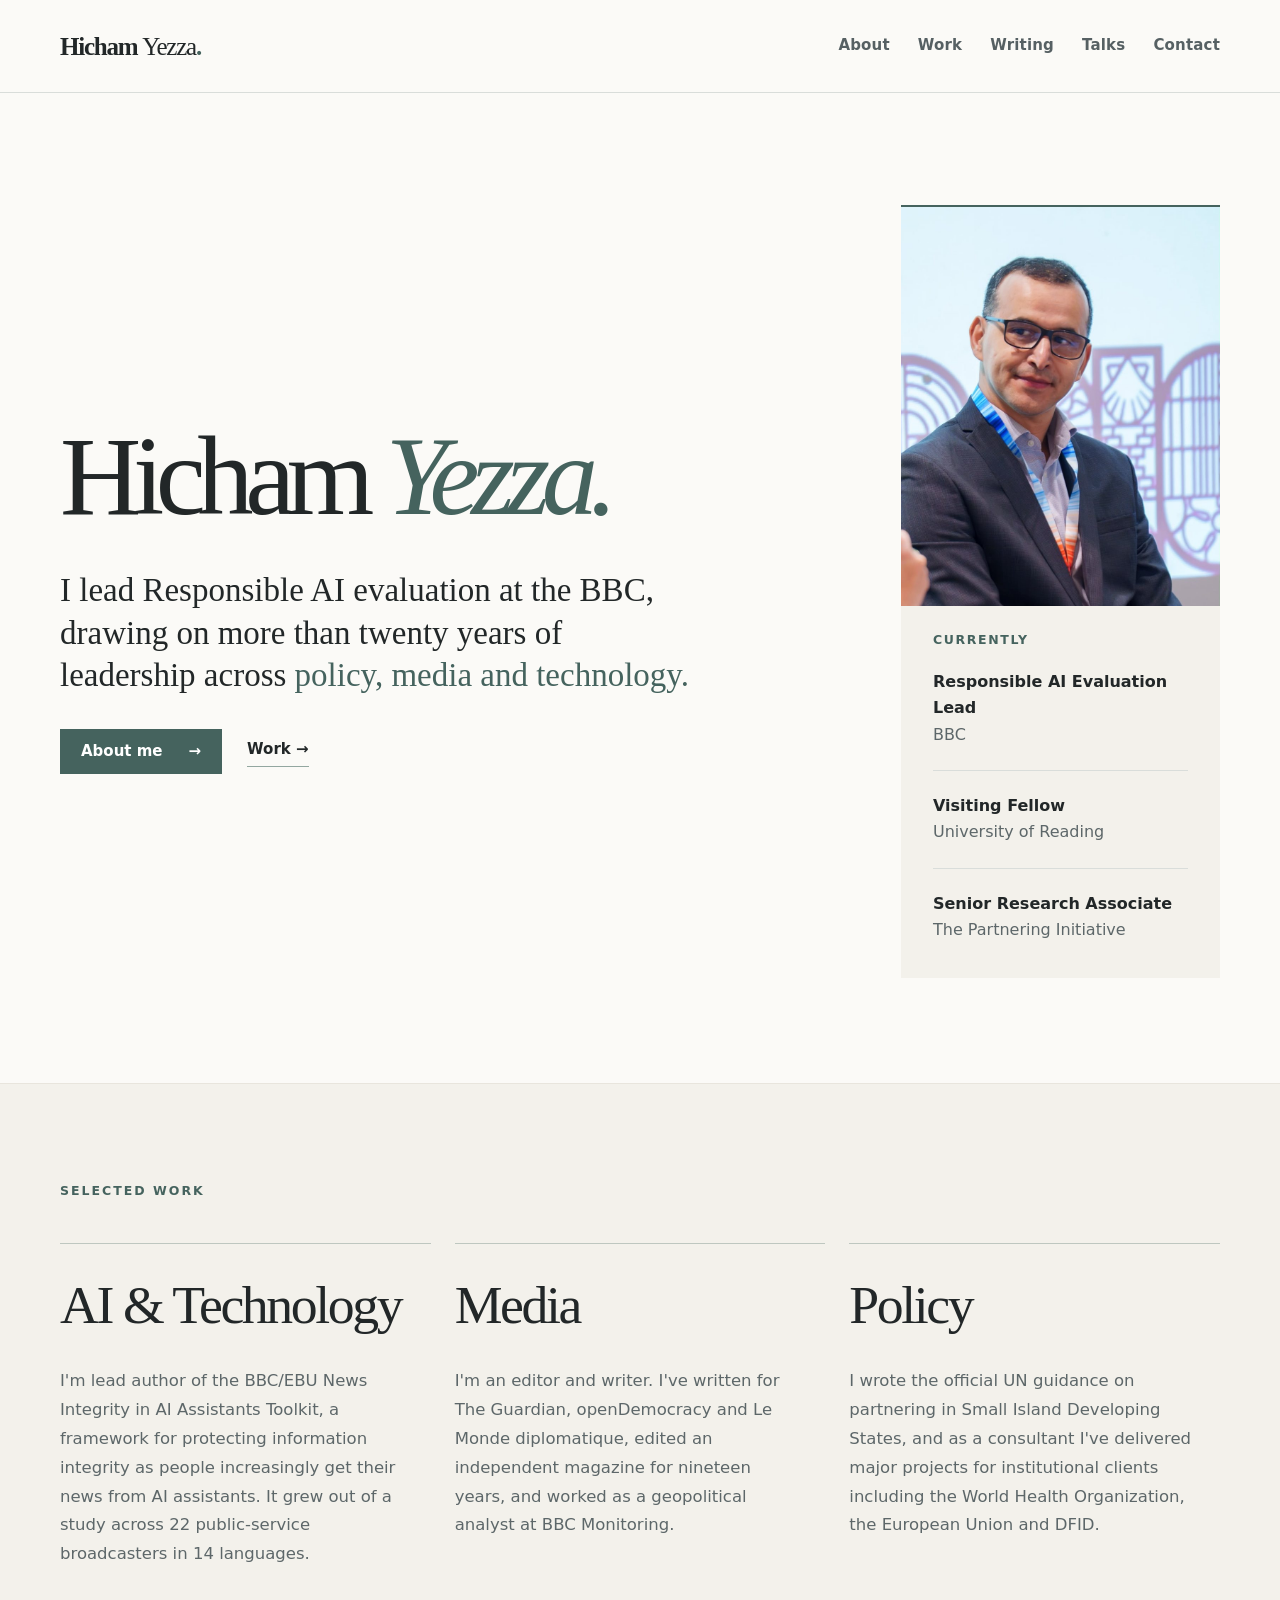
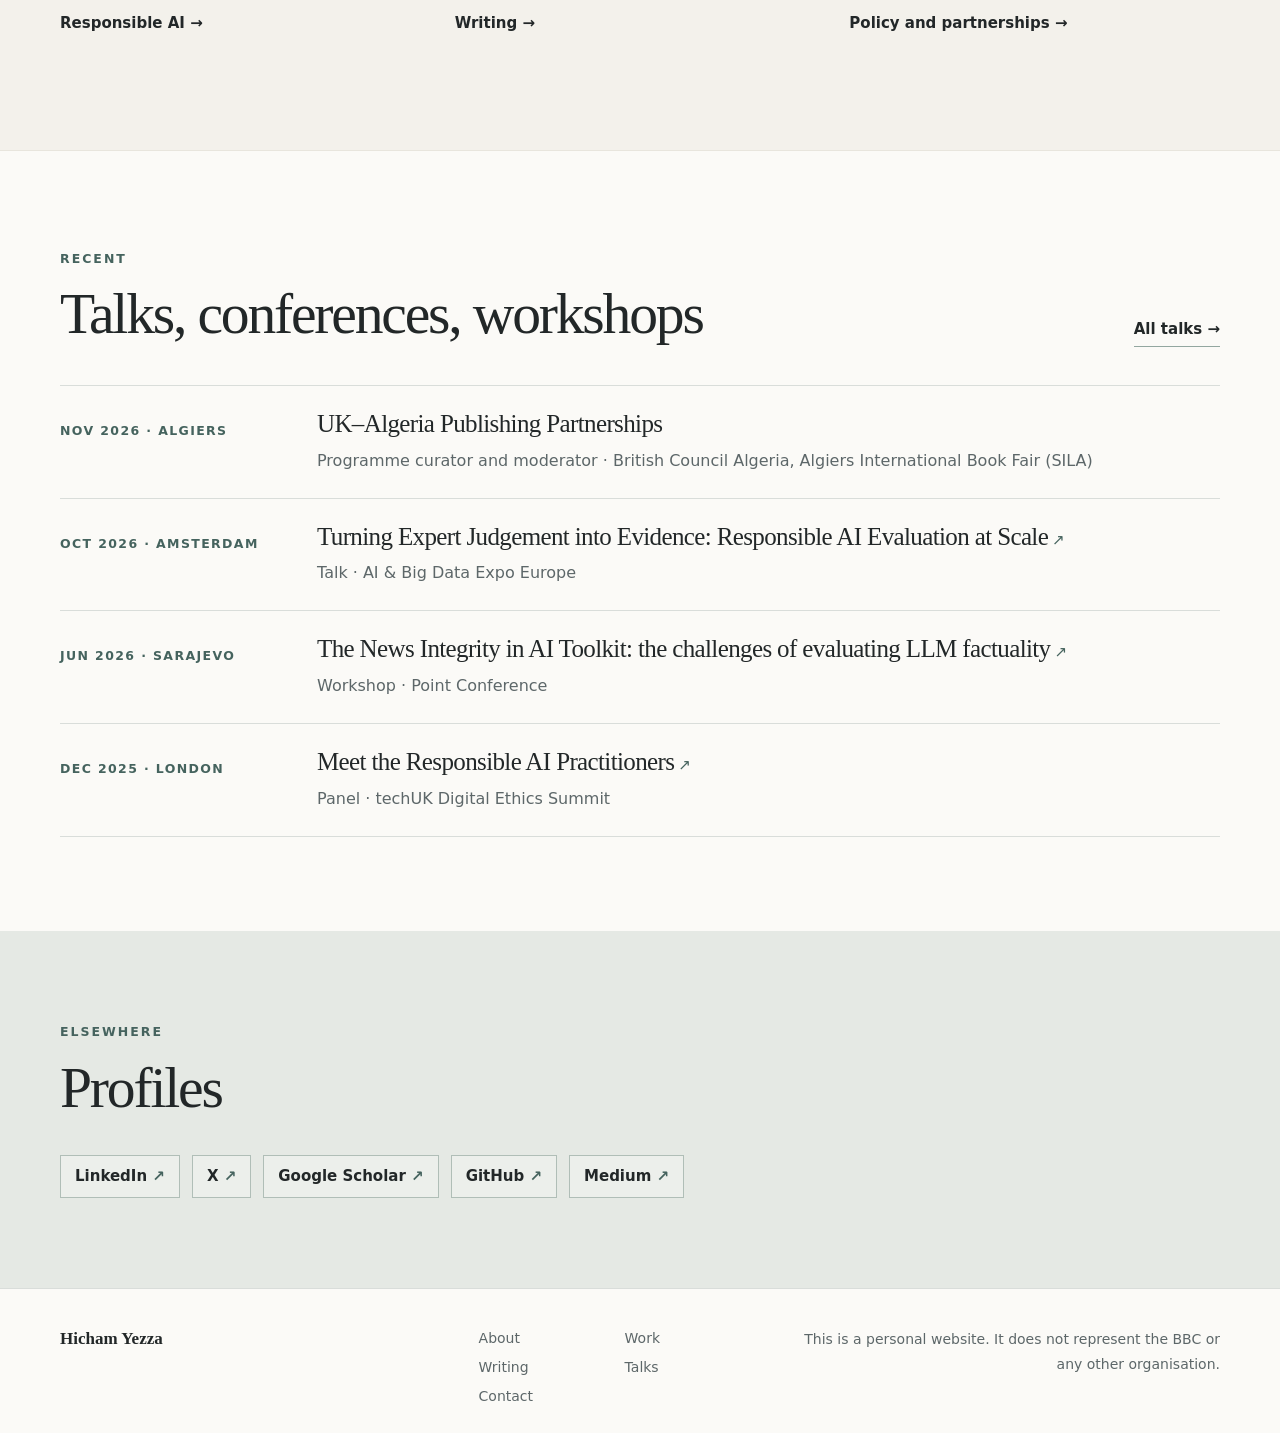
<file: index.html>
<!doctype html>
<html lang="en-GB">
<head>
<meta charset="utf-8">
<meta name="viewport" content="width=device-width, initial-scale=1">
<title>Hicham Yezza | Policy, Media and Technology</title>
<meta name="description" content="Responsible AI at the BBC, official UN guidance, and writing for The Guardian and Le Monde diplomatique. Visiting Fellow, University of Reading.">
<meta name="author" content="Hicham Yezza">
<link rel="canonical" href="https://hichamyezza.com/">
<link rel="icon" type="image/svg+xml" href="/assets/favicon.svg">
<link rel="stylesheet" href="/assets/site.css">
<meta property="og:type" content="profile">
<meta property="og:site_name" content="Hicham Yezza">
<meta property="og:title" content="Hicham Yezza | Policy, Media and Technology">
<meta property="og:description" content="Responsible AI at the BBC, official UN guidance, and writing for The Guardian and Le Monde diplomatique. Visiting Fellow, University of Reading.">
<meta property="og:url" content="https://hichamyezza.com/">
<meta property="og:image" content="https://hichamyezza.com/assets/img/hicham-yezza-portrait.jpg">
<meta name="twitter:card" content="summary">
<script type="application/ld+json">{"@context": "https://schema.org", "@type": "Person", "@id": "https://hichamyezza.com/#person", "name": "Hicham Yezza", "url": "https://hichamyezza.com/", "description": "Responsible AI Evaluation Lead at the BBC and Visiting Fellow at the University of Reading, with more than twenty years of leadership across policy, media and technology.", "jobTitle": "Responsible AI Evaluation Lead", "image": "https://hichamyezza.com/assets/img/hicham-yezza-portrait.jpg", "worksFor": {"@type": "Organization", "name": "BBC", "url": "https://www.bbc.co.uk/"}, "affiliation": [{"@type": "CollegeOrUniversity", "name": "University of Reading"}, {"@type": "Organization", "name": "The Partnering Initiative"}], "alumniOf": [{"@type": "CollegeOrUniversity", "name": "University of Reading"}, {"@type": "CollegeOrUniversity", "name": "University of Nottingham"}, {"@type": "CollegeOrUniversity", "name": "Nottingham Trent University"}], "knowsAbout": ["AI evaluation", "Responsible AI", "Large language models", "News integrity", "Information integrity", "Editing", "Journalism", "Middle East and North Africa", "Sustainable development partnerships"], "knowsLanguage": ["en", "fr", "ar"], "sameAs": ["https://www.linkedin.com/in/hicham-yezza/", "https://x.com/HichamYezza", "https://scholar.google.com/citations?user=hzJywJUAAAAJ", "https://github.com/Hicham-Yezza", "https://medium.com/@hicham.yezza", "https://linktr.ee/hichamyezza", "https://tcf.org/experts/hicham-yezza/", "https://www.ai-expo.net/europe/speaker/hicham-yezza/", "https://point.zastone.ba/govornici/hicham-yezza-2/", "https://podcasts.ox.ac.uk/people/hicham-yezza"]}</script>
</head>
<body>
<a class="skip" href="#main">Skip to content</a>
<header class="site-head"><div class="frame head-inner">
<a class="wordmark" href="/" aria-label="Hicham Yezza, home">Hicham <span>Yezza</span><span class="mark">.</span></a>
<nav aria-label="Main"><a href="/about/">About</a><a href="/work/">Work</a><a href="/writing/">Writing</a><a href="/talks/">Talks</a><a href="/contact/">Contact</a></nav>
</div></header>
<main id="main">
<section class="hero frame">
<div class="hero-layout"><div>
<h1>Hicham <em>Yezza.</em></h1>
<p class="hero-intro">I lead Responsible AI evaluation at the BBC, drawing on more than twenty years of leadership across <strong>policy, media and technology.</strong></p>
<div class="hero-actions"><a class="button" href="/about/">About me <span aria-hidden="true">→</span></a><a class="text-link" href="/work/">Work <span aria-hidden="true">→</span></a></div>
</div>
<aside class="hero-aside"><img class="portrait" src="/assets/img/hicham-yezza-portrait.jpg" width="900" height="1200" alt="Hicham Yezza at the University of Reading Centenary Forum in Bangkok, 2026"><div class="aside-head">Currently</div>
<p><strong>Responsible AI Evaluation Lead</strong><br>BBC</p><div class="mini-rule"></div>
<p><strong>Visiting Fellow</strong><br>University of Reading</p><div class="mini-rule"></div>
<p><strong>Senior Research Associate</strong><br>The Partnering Initiative</p>
</aside></div></section>

<section class="section stripe"><div class="frame">
<div class="section-top"><p class="overline">Selected work</p></div>
<div class="feature-grid">
<article class="feature"><h3 class="feature-title">AI &amp; Technology</h3>
<p>I'm lead author of the BBC/EBU News Integrity in AI Assistants Toolkit, a framework for protecting information integrity as people increasingly get their news from AI assistants. It grew out of a study across 22 public-service broadcasters in 14 languages.</p>
<a href="/work/" class="feature-link">Responsible AI <span aria-hidden="true">→</span></a></article>
<article class="feature"><h3 class="feature-title">Media</h3>
<p>I'm an editor and writer. I've written for The Guardian, openDemocracy and Le Monde diplomatique, edited an independent magazine for nineteen years, and worked as a geopolitical analyst at BBC Monitoring.</p>
<a href="/writing/" class="feature-link">Writing <span aria-hidden="true">→</span></a></article>
<article class="feature"><h3 class="feature-title">Policy</h3>
<p>I wrote the official UN guidance on partnering in Small Island Developing States, and as a consultant I've delivered major projects for institutional clients including the World Health Organization, the European Union and DFID.</p>
<a href="/work/#policy" class="feature-link">Policy and partnerships <span aria-hidden="true">→</span></a></article>
</div></div></section>

<section class="section frame"><div class="split-heading"><div><p class="overline">Recent</p><h2>Talks, conferences, workshops</h2></div><a class="text-link" href="/talks/">All talks <span aria-hidden="true">→</span></a></div>
<div class="item-stack">
<div class="item"><span class="item-type">Nov 2026 · Algiers</span><div><h3>UK–Algeria Publishing Partnerships</h3><p>Programme curator and moderator · British Council Algeria, Algiers International Book Fair (SILA)</p></div></div>
<div class="item"><span class="item-type">Oct 2026 · Amsterdam</span><div><h3><a href="https://www.ai-expo.net/europe/speaker/hicham-yezza/" target="_blank" rel="noopener">Turning Expert Judgement into Evidence: Responsible AI Evaluation at Scale<span aria-hidden="true"> ↗</span></a></h3><p>Talk · AI &amp; Big Data Expo Europe</p></div></div>
<div class="item"><span class="item-type">Jun 2026 · Sarajevo</span><div><h3><a href="https://point.zastone.ba/the-news-integrity-in-ai-toolkit-the-challenges-of-evaluating-llm-factuality/" target="_blank" rel="noopener">The News Integrity in AI Toolkit: the challenges of evaluating LLM factuality<span aria-hidden="true"> ↗</span></a></h3><p>Workshop · Point Conference</p></div></div>
<div class="item"><span class="item-type">Dec 2025 · London</span><div><h3><a href="https://www.techuk.org/resource/summit-round-up-digital-ethics-summit-2025.html" target="_blank" rel="noopener">Meet the Responsible AI Practitioners<span aria-hidden="true"> ↗</span></a></h3><p>Panel · techUK Digital Ethics Summit</p></div></div>
</div></section>

<section class="closing"><div class="frame closing-inner"><p class="overline">Elsewhere</p><h2>Profiles</h2>
<div class="social-links"><a href="https://www.linkedin.com/in/hicham-yezza/" target="_blank" rel="noopener">LinkedIn<span aria-hidden="true"> ↗</span></a> <a href="https://x.com/HichamYezza" target="_blank" rel="noopener">X<span aria-hidden="true"> ↗</span></a> <a href="https://scholar.google.com/citations?user=hzJywJUAAAAJ" target="_blank" rel="noopener">Google Scholar<span aria-hidden="true"> ↗</span></a> <a href="https://github.com/Hicham-Yezza" target="_blank" rel="noopener">GitHub<span aria-hidden="true"> ↗</span></a> <a href="https://medium.com/@hicham.yezza" target="_blank" rel="noopener">Medium<span aria-hidden="true"> ↗</span></a></div></div></section>
</main>
<footer class="site-foot"><div class="frame foot-inner">
<p><span class="foot-name">Hicham Yezza</span></p>
<div class="foot-links"><a href="/about/">About</a><a href="/work/">Work</a><a href="/writing/">Writing</a><a href="/talks/">Talks</a><a href="/contact/">Contact</a></div>
<p class="legal">This is a personal website. It does not represent the BBC or any other organisation.</p>
</div></footer>
</body>
</html>
</file>
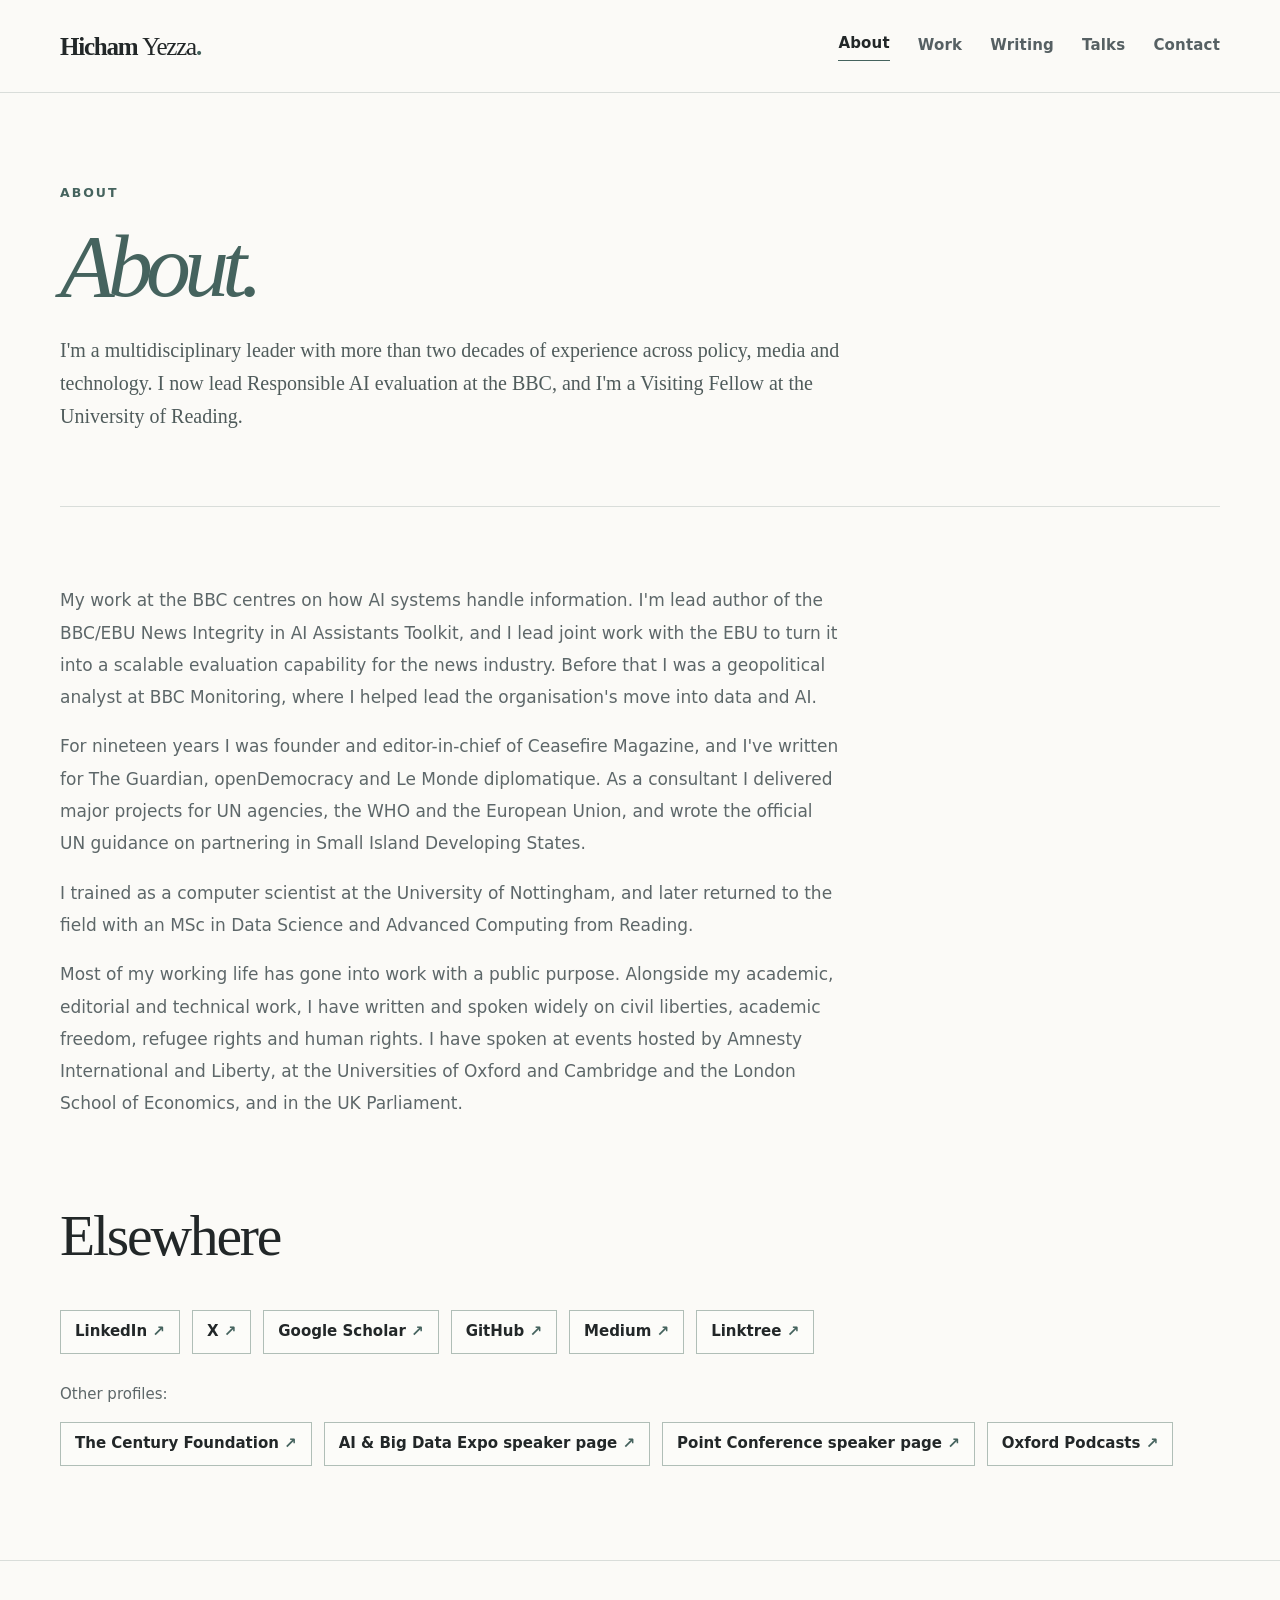
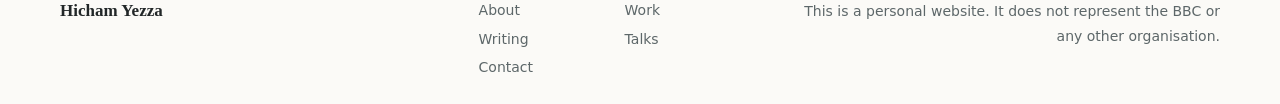
<file: about/index.html>
<!doctype html>
<html lang="en-GB">
<head>
<meta charset="utf-8">
<meta name="viewport" content="width=device-width, initial-scale=1">
<title>About Hicham Yezza</title>
<meta name="description" content="About Hicham Yezza: Responsible AI at the BBC, two decades of writing and editing, official UN guidance, and a background in computer science.">
<meta name="author" content="Hicham Yezza">
<link rel="canonical" href="https://hichamyezza.com/about/">
<link rel="icon" type="image/svg+xml" href="/assets/favicon.svg">
<link rel="stylesheet" href="/assets/site.css">
<meta property="og:type" content="profile">
<meta property="og:site_name" content="Hicham Yezza">
<meta property="og:title" content="About Hicham Yezza">
<meta property="og:description" content="About Hicham Yezza: Responsible AI at the BBC, two decades of writing and editing, official UN guidance, and a background in computer science.">
<meta property="og:url" content="https://hichamyezza.com/about/">
<meta property="og:image" content="https://hichamyezza.com/assets/img/hicham-yezza-portrait.jpg">
<meta name="twitter:card" content="summary">
<script type="application/ld+json">{"@context": "https://schema.org", "@type": "Person", "@id": "https://hichamyezza.com/#person", "name": "Hicham Yezza", "url": "https://hichamyezza.com/", "description": "Responsible AI Evaluation Lead at the BBC and Visiting Fellow at the University of Reading, with more than twenty years of leadership across policy, media and technology.", "jobTitle": "Responsible AI Evaluation Lead", "image": "https://hichamyezza.com/assets/img/hicham-yezza-portrait.jpg", "worksFor": {"@type": "Organization", "name": "BBC", "url": "https://www.bbc.co.uk/"}, "affiliation": [{"@type": "CollegeOrUniversity", "name": "University of Reading"}, {"@type": "Organization", "name": "The Partnering Initiative"}], "alumniOf": [{"@type": "CollegeOrUniversity", "name": "University of Reading"}, {"@type": "CollegeOrUniversity", "name": "University of Nottingham"}, {"@type": "CollegeOrUniversity", "name": "Nottingham Trent University"}], "knowsAbout": ["AI evaluation", "Responsible AI", "Large language models", "News integrity", "Information integrity", "Editing", "Journalism", "Middle East and North Africa", "Sustainable development partnerships"], "knowsLanguage": ["en", "fr", "ar"], "sameAs": ["https://www.linkedin.com/in/hicham-yezza/", "https://x.com/HichamYezza", "https://scholar.google.com/citations?user=hzJywJUAAAAJ", "https://github.com/Hicham-Yezza", "https://medium.com/@hicham.yezza", "https://linktr.ee/hichamyezza", "https://tcf.org/experts/hicham-yezza/", "https://www.ai-expo.net/europe/speaker/hicham-yezza/", "https://point.zastone.ba/govornici/hicham-yezza-2/", "https://podcasts.ox.ac.uk/people/hicham-yezza"]}</script>
</head>
<body>
<a class="skip" href="#main">Skip to content</a>
<header class="site-head"><div class="frame head-inner">
<a class="wordmark" href="/" aria-label="Hicham Yezza, home">Hicham <span>Yezza</span><span class="mark">.</span></a>
<nav aria-label="Main"><a href="/about/" class="selected" aria-current="page">About</a><a href="/work/">Work</a><a href="/writing/">Writing</a><a href="/talks/">Talks</a><a href="/contact/">Contact</a></nav>
</div></header>
<main id="main">
<section class="page-hero frame"><p class="overline">About</p>
<h1><em>About.</em></h1>
<p class="lede">I'm a multidisciplinary leader with more than two decades of experience across policy, media and technology. I now lead Responsible AI evaluation at the BBC, and I'm a Visiting Fellow at the University of Reading.</p></section>

<section class="section frame compact-top"><div class="about-grid solo"><div>
<p>My work at the BBC centres on how AI systems handle information. I'm lead author of the BBC/EBU News Integrity in AI Assistants Toolkit, and I lead joint work with the EBU to turn it into a scalable evaluation capability for the news industry. Before that I was a geopolitical analyst at BBC Monitoring, where I helped lead the organisation's move into data and AI.</p>
<p>For nineteen years I was founder and editor-in-chief of Ceasefire Magazine, and I've written for The Guardian, openDemocracy and Le Monde diplomatique. As a consultant I delivered major projects for UN agencies, the WHO and the European Union, and wrote the official UN guidance on partnering in Small Island Developing States.</p>
<p>I trained as a computer scientist at the University of Nottingham, and later returned to the field with an MSc in Data Science and Advanced Computing from Reading.</p>
<p>Most of my working life has gone into work with a public purpose. Alongside my academic, editorial and technical work, I have written and spoken widely on civil liberties, academic freedom, refugee rights and human rights. I have spoken at events hosted by Amnesty International and Liberty, at the Universities of Oxford and Cambridge and the London School of Economics, and in the UK Parliament.</p>
</div></div>

<div class="section-top low" id="links"><h2>Elsewhere</h2></div>
<div class="social-links"><a href="https://www.linkedin.com/in/hicham-yezza/" target="_blank" rel="noopener">LinkedIn<span aria-hidden="true"> ↗</span></a> <a href="https://x.com/HichamYezza" target="_blank" rel="noopener">X<span aria-hidden="true"> ↗</span></a> <a href="https://scholar.google.com/citations?user=hzJywJUAAAAJ" target="_blank" rel="noopener">Google Scholar<span aria-hidden="true"> ↗</span></a> <a href="https://github.com/Hicham-Yezza" target="_blank" rel="noopener">GitHub<span aria-hidden="true"> ↗</span></a> <a href="https://medium.com/@hicham.yezza" target="_blank" rel="noopener">Medium<span aria-hidden="true"> ↗</span></a> <a href="https://linktr.ee/hichamyezza" target="_blank" rel="noopener">Linktree<span aria-hidden="true"> ↗</span></a></div>
<p class="quiet bottom-note">Other profiles:</p>
<div class="social-links"><a href="https://tcf.org/experts/hicham-yezza/" target="_blank" rel="noopener">The Century Foundation<span aria-hidden="true"> ↗</span></a> <a href="https://www.ai-expo.net/europe/speaker/hicham-yezza/" target="_blank" rel="noopener">AI &amp; Big Data Expo speaker page<span aria-hidden="true"> ↗</span></a> <a href="https://point.zastone.ba/govornici/hicham-yezza-2/" target="_blank" rel="noopener">Point Conference speaker page<span aria-hidden="true"> ↗</span></a> <a href="https://podcasts.ox.ac.uk/people/hicham-yezza" target="_blank" rel="noopener">Oxford Podcasts<span aria-hidden="true"> ↗</span></a></div>
</section>
</main>
<footer class="site-foot"><div class="frame foot-inner">
<p><span class="foot-name">Hicham Yezza</span></p>
<div class="foot-links"><a href="/about/">About</a><a href="/work/">Work</a><a href="/writing/">Writing</a><a href="/talks/">Talks</a><a href="/contact/">Contact</a></div>
<p class="legal">This is a personal website. It does not represent the BBC or any other organisation.</p>
</div></footer>
</body>
</html>
</file>
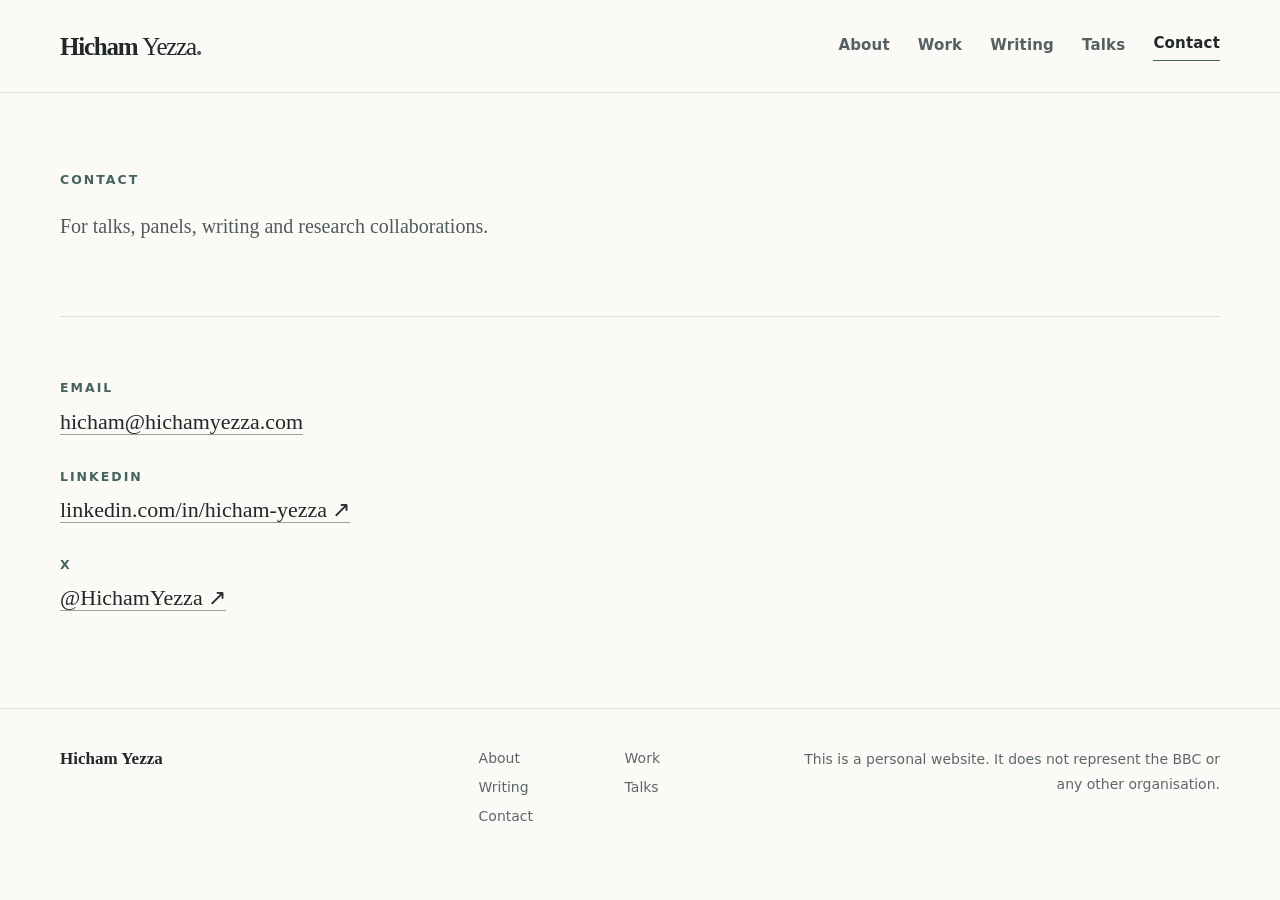
<file: contact/index.html>
<!doctype html>
<html lang="en-GB">
<head>
<meta charset="utf-8">
<meta name="viewport" content="width=device-width, initial-scale=1">
<title>Contact | Hicham Yezza</title>
<meta name="description" content="Contact Hicham Yezza about talks, panels, writing and research collaborations.">
<meta name="author" content="Hicham Yezza">
<link rel="canonical" href="https://hichamyezza.com/contact/">
<link rel="icon" type="image/svg+xml" href="/assets/favicon.svg">
<link rel="stylesheet" href="/assets/site.css">
<meta property="og:type" content="website">
<meta property="og:site_name" content="Hicham Yezza">
<meta property="og:title" content="Contact | Hicham Yezza">
<meta property="og:description" content="Contact Hicham Yezza about talks, panels, writing and research collaborations.">
<meta property="og:url" content="https://hichamyezza.com/contact/">
<meta property="og:image" content="https://hichamyezza.com/assets/img/hicham-yezza-portrait.jpg">
<meta name="twitter:card" content="summary">
</head>
<body>
<a class="skip" href="#main">Skip to content</a>
<header class="site-head"><div class="frame head-inner">
<a class="wordmark" href="/" aria-label="Hicham Yezza, home">Hicham <span>Yezza</span><span class="mark">.</span></a>
<nav aria-label="Main"><a href="/about/">About</a><a href="/work/">Work</a><a href="/writing/">Writing</a><a href="/talks/">Talks</a><a href="/contact/" class="selected" aria-current="page">Contact</a></nav>
</div></header>
<main id="main">
<section class="page-hero frame"><h1 class="overline">Contact</h1>
<p class="lede">For talks, panels, writing and research collaborations.</p></section>
<section class="section frame compact-top"><div class="contact-list">
<div class="contact-item"><p class="overline">Email</p><p><a href="mailto:hicham@hichamyezza.com">hicham@hichamyezza.com</a></p></div>
<div class="contact-item"><p class="overline">LinkedIn</p><p><a href="https://www.linkedin.com/in/hicham-yezza/" target="_blank" rel="noopener">linkedin.com/in/hicham-yezza<span aria-hidden="true"> ↗</span></a></p></div>
<div class="contact-item"><p class="overline">X</p><p><a href="https://x.com/HichamYezza" target="_blank" rel="noopener">@HichamYezza<span aria-hidden="true"> ↗</span></a></p></div>
</div></section>
</main>
<footer class="site-foot"><div class="frame foot-inner">
<p><span class="foot-name">Hicham Yezza</span></p>
<div class="foot-links"><a href="/about/">About</a><a href="/work/">Work</a><a href="/writing/">Writing</a><a href="/talks/">Talks</a><a href="/contact/">Contact</a></div>
<p class="legal">This is a personal website. It does not represent the BBC or any other organisation.</p>
</div></footer>
</body>
</html>
</file>
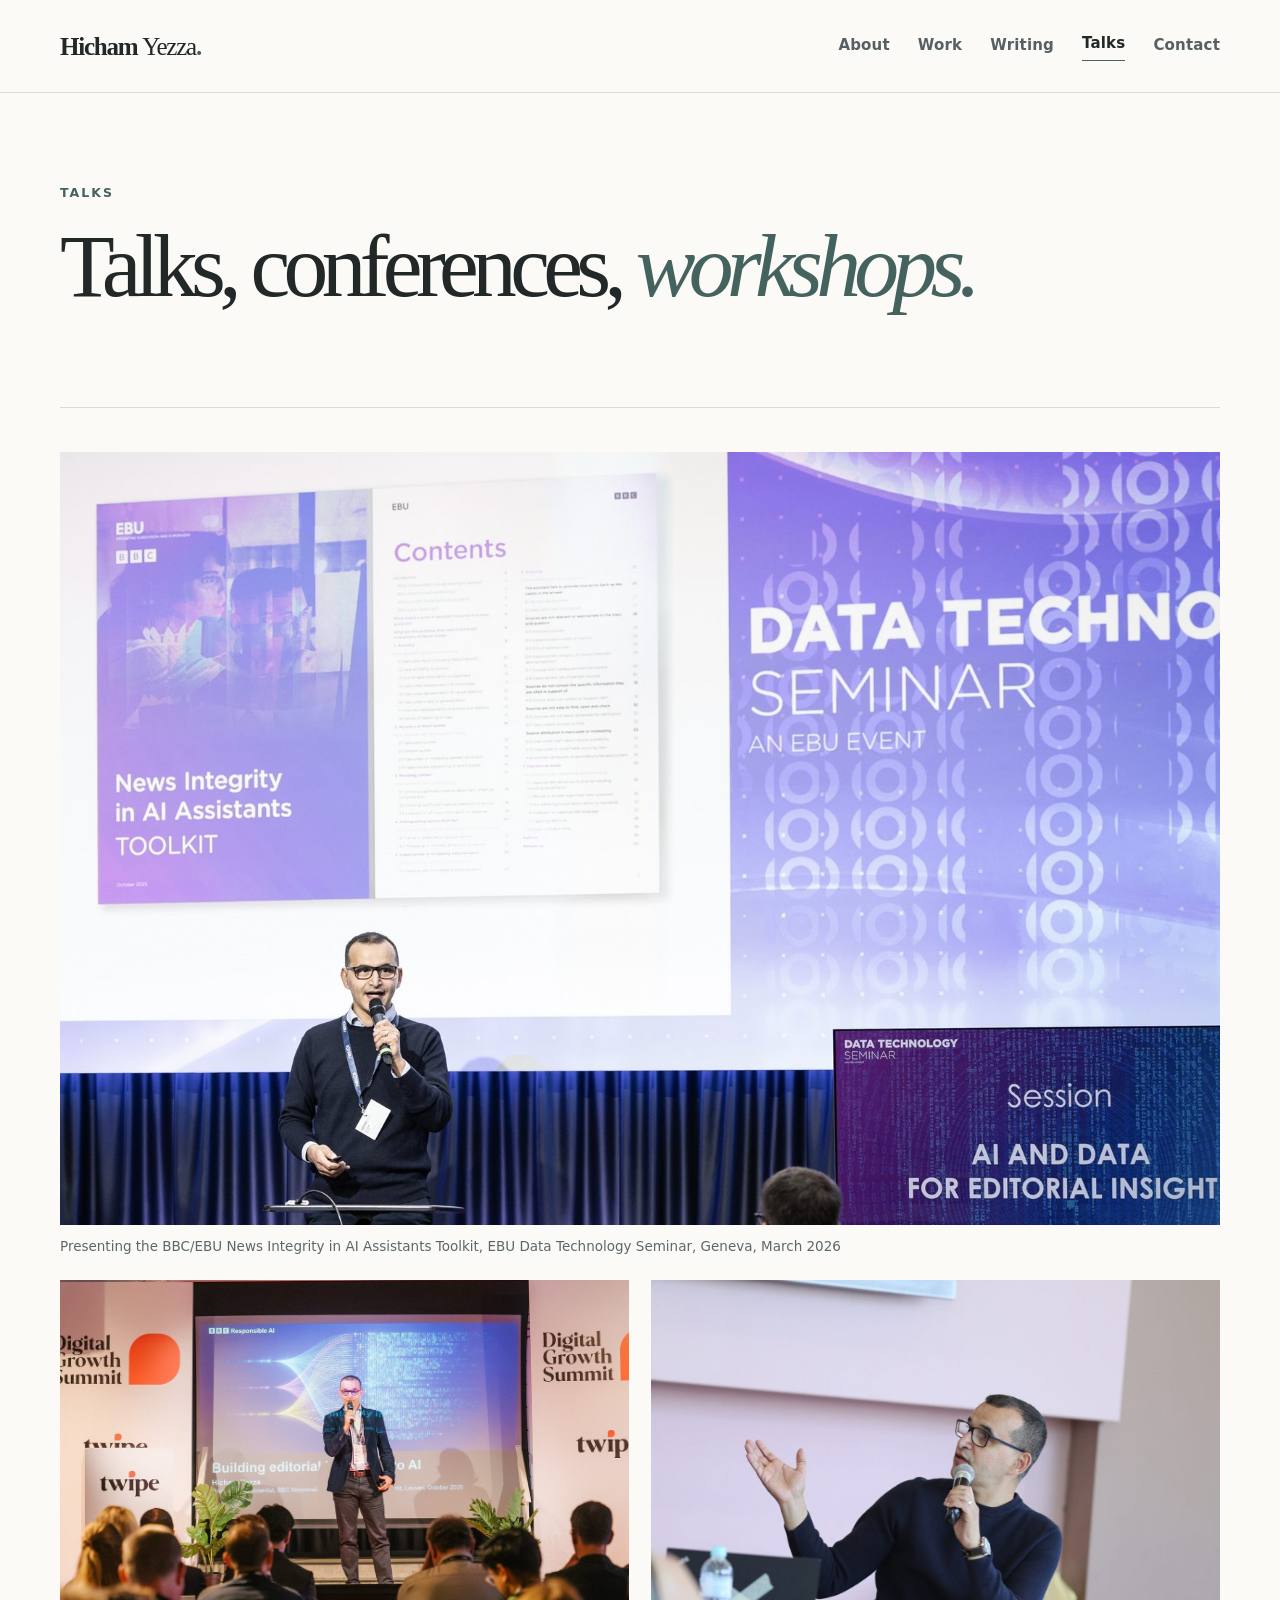
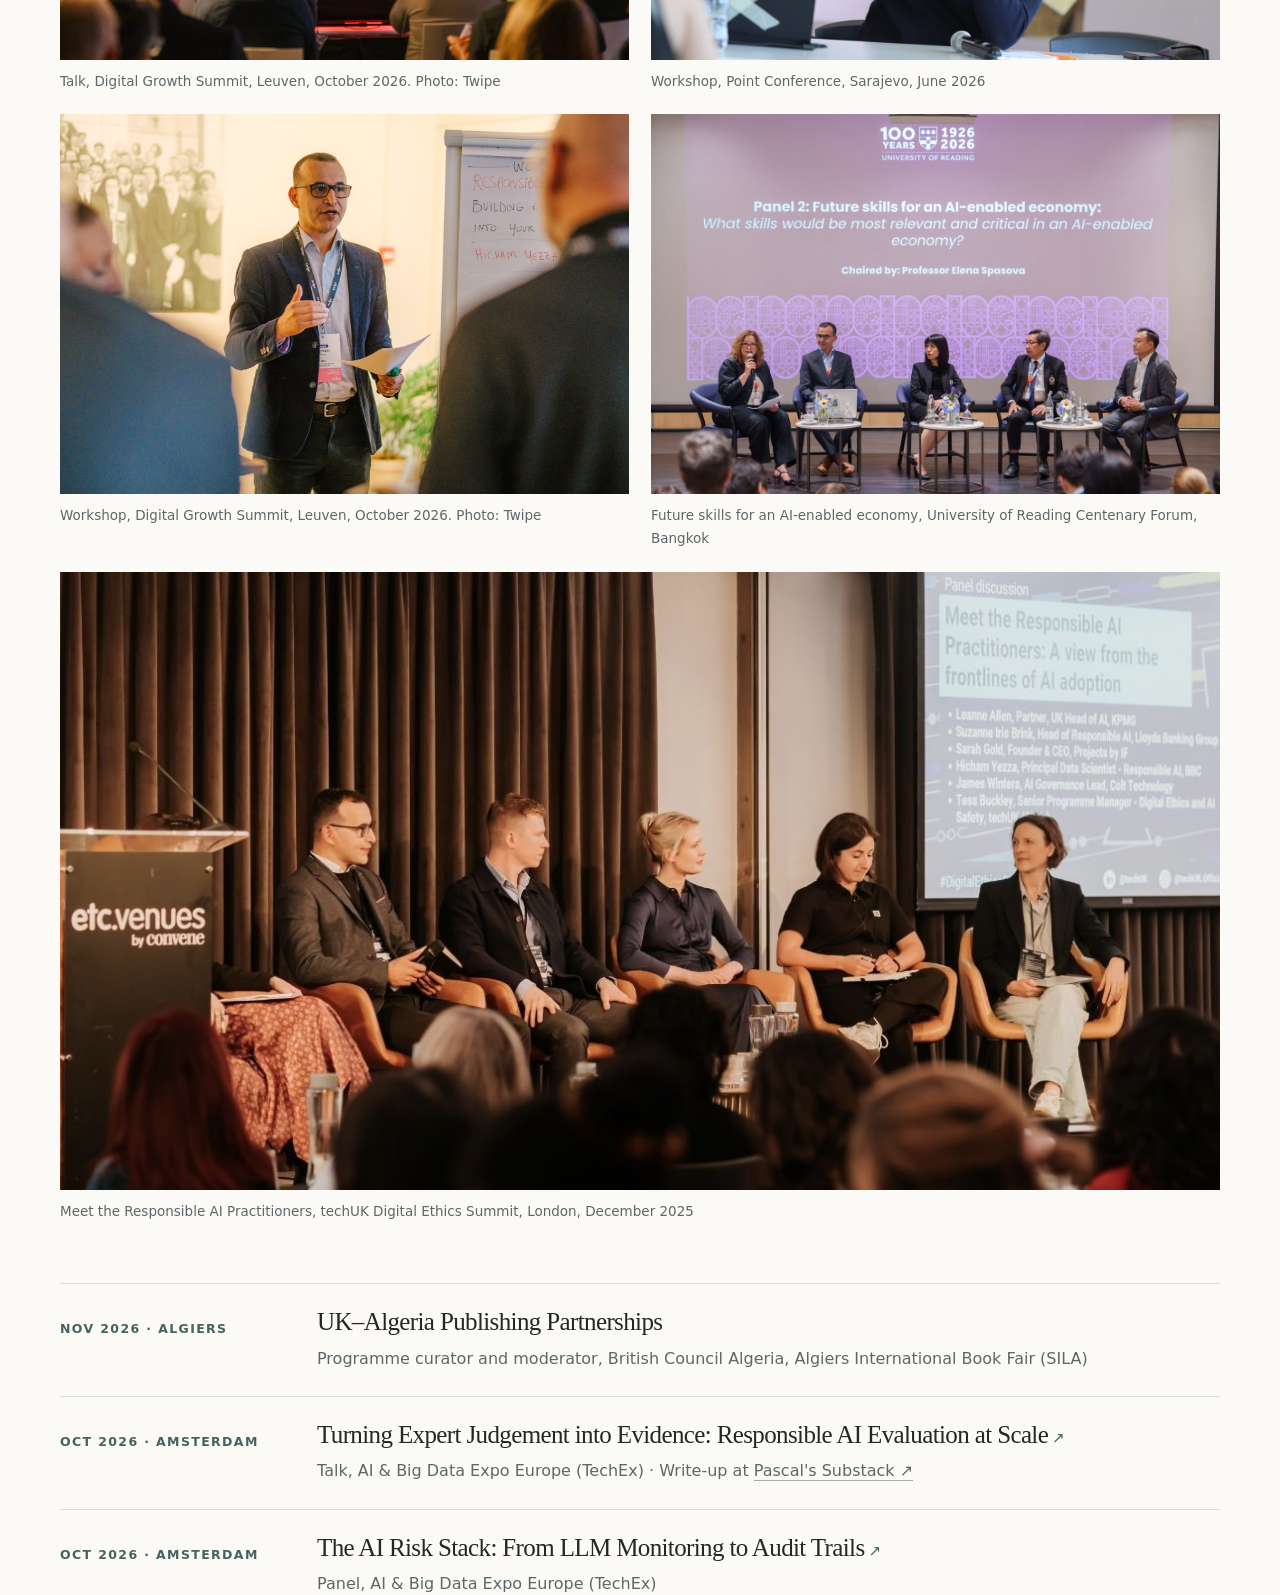
<file: speaking/index.html>
<!doctype html><html lang="en-GB"><head><meta charset="utf-8"><title>Talks | Hicham Yezza</title><link rel="canonical" href="https://hichamyezza.com/talks/"><meta name="robots" content="noindex"><meta http-equiv="refresh" content="0; url=/talks/"></head><body><a href="/talks/">Talks</a></body></html>
</file>
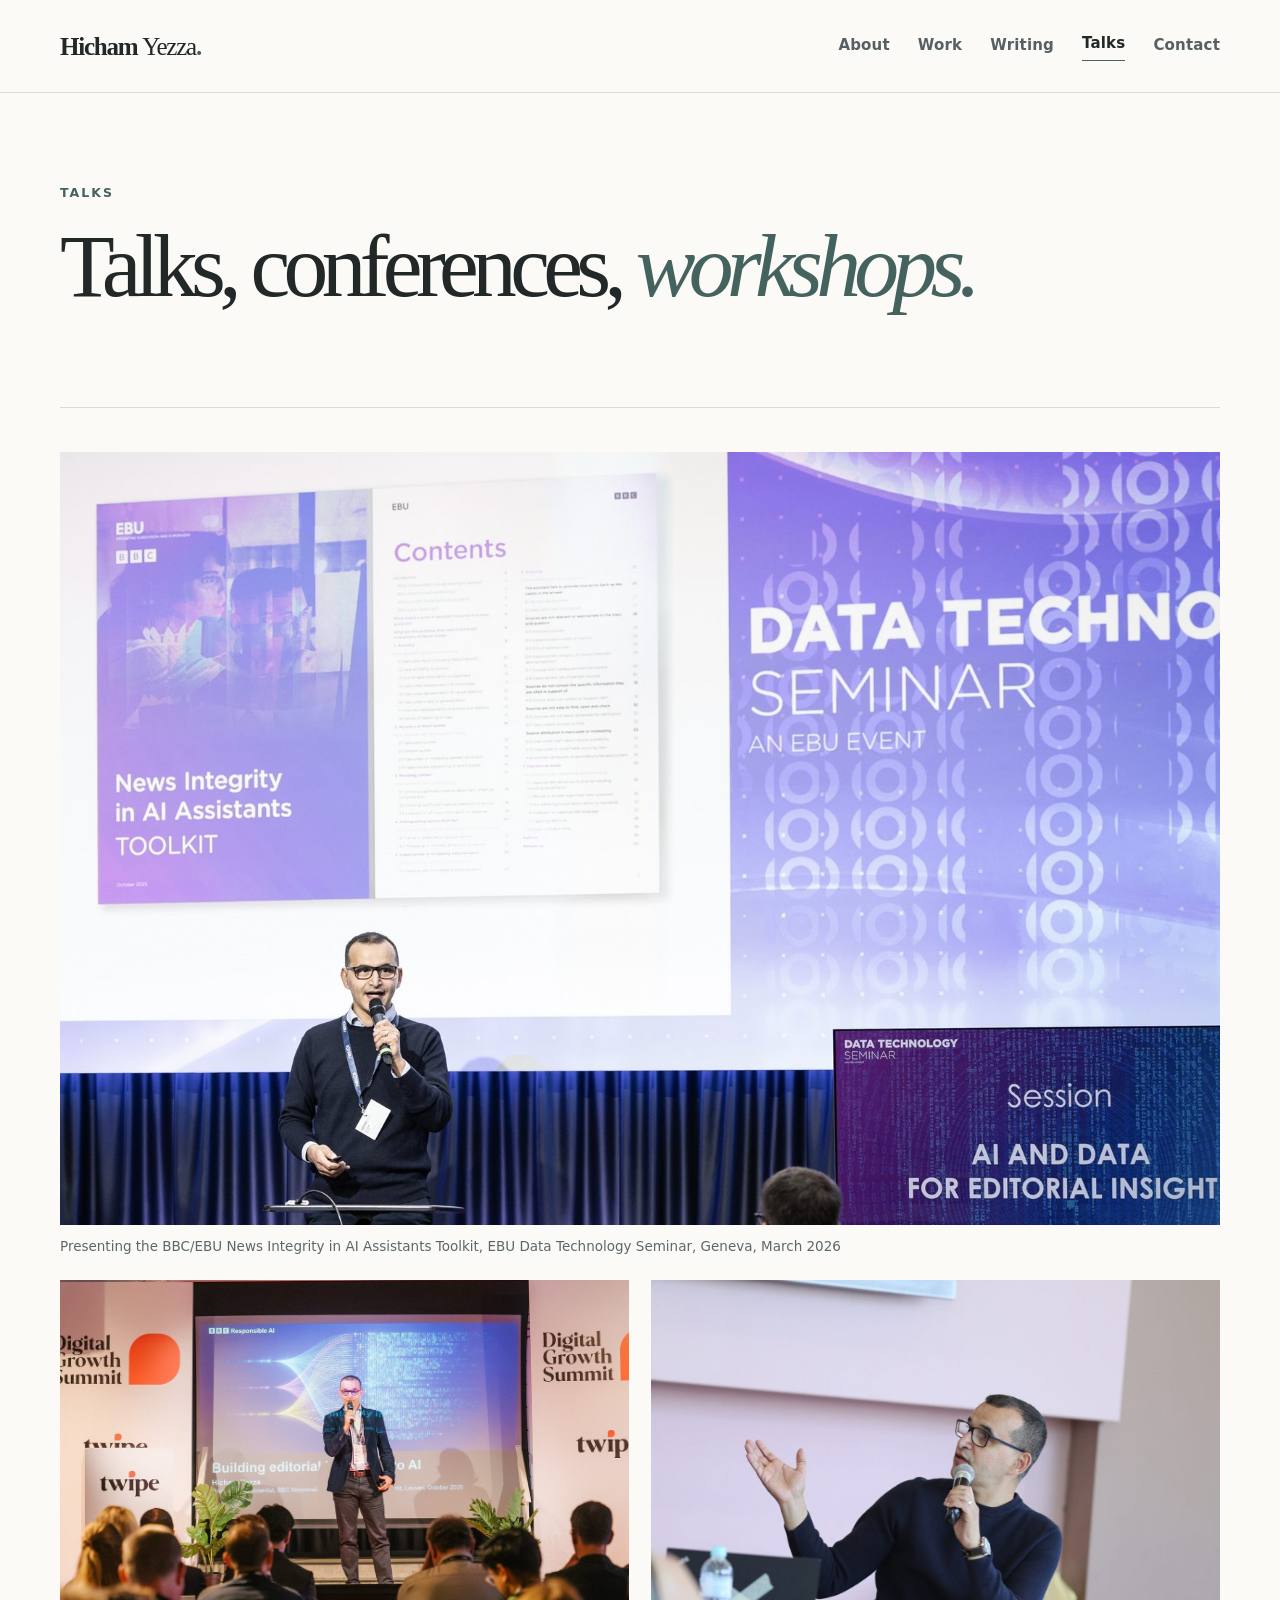
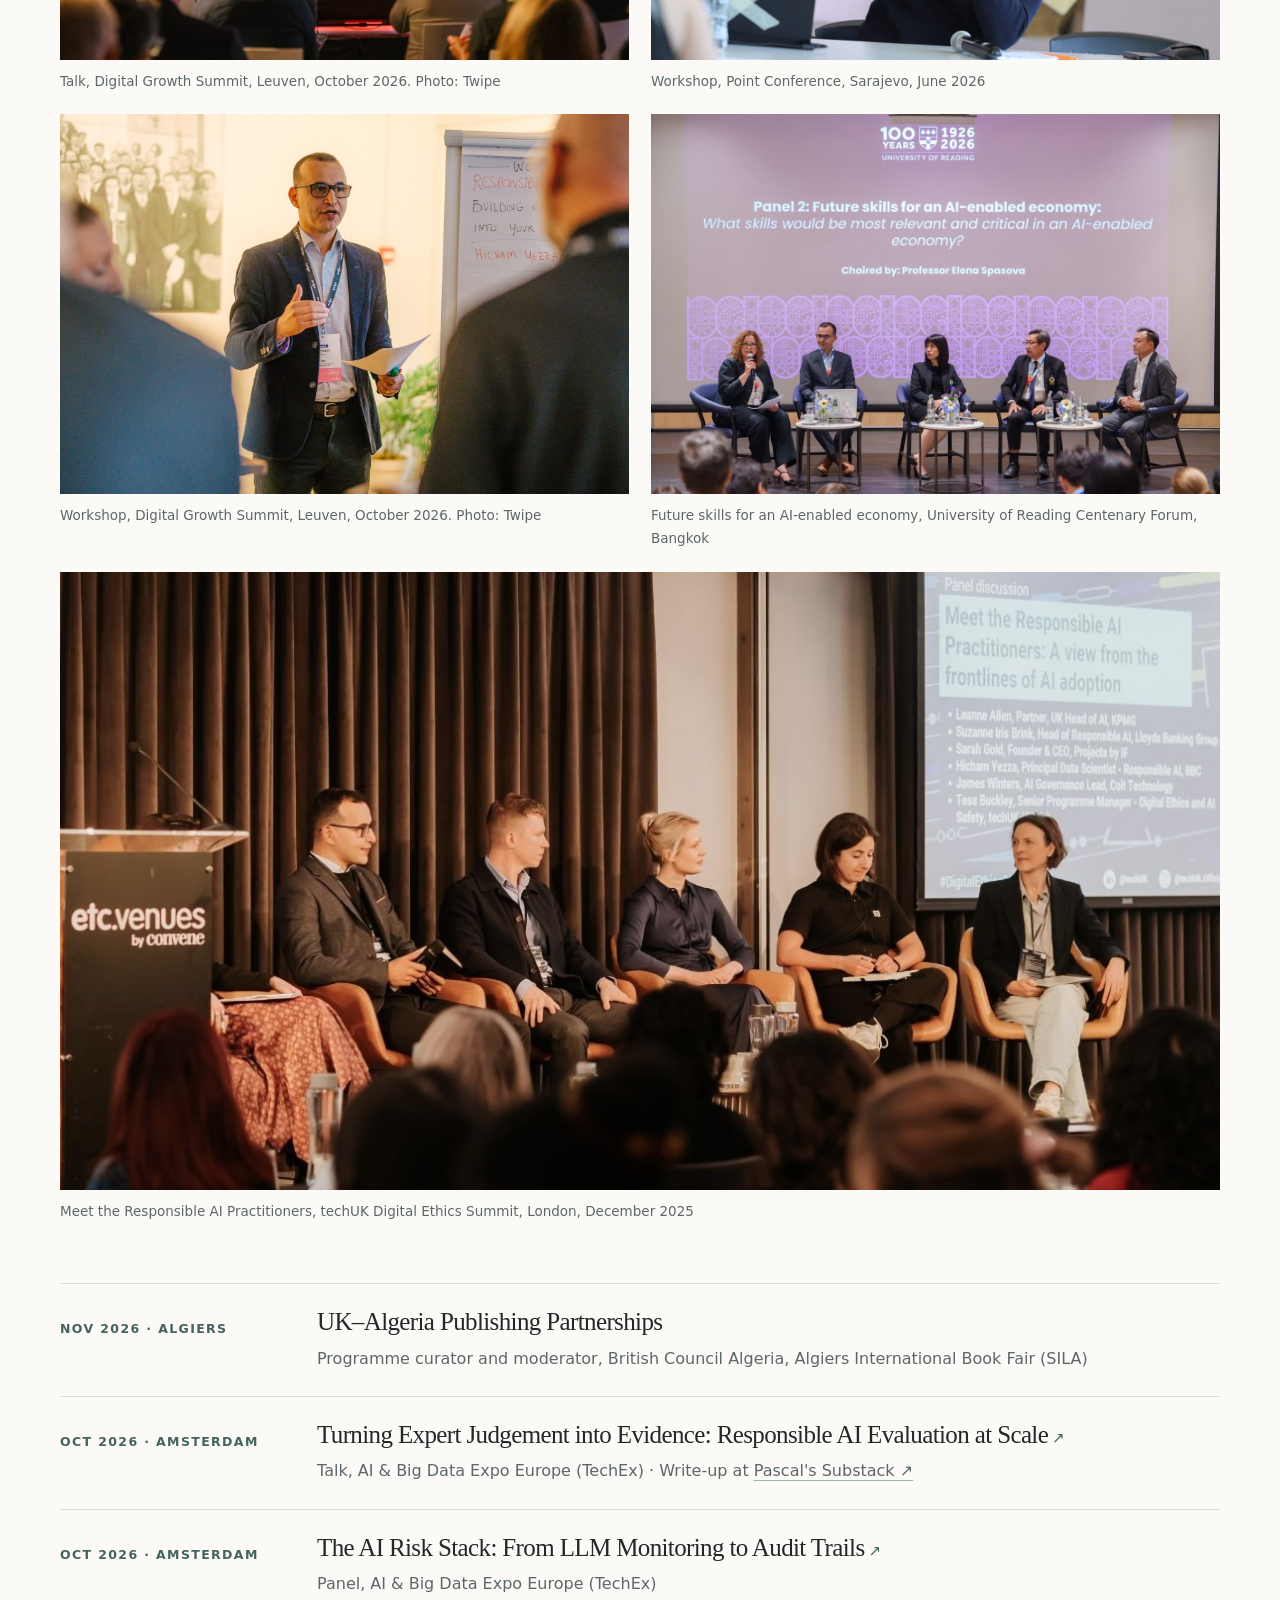
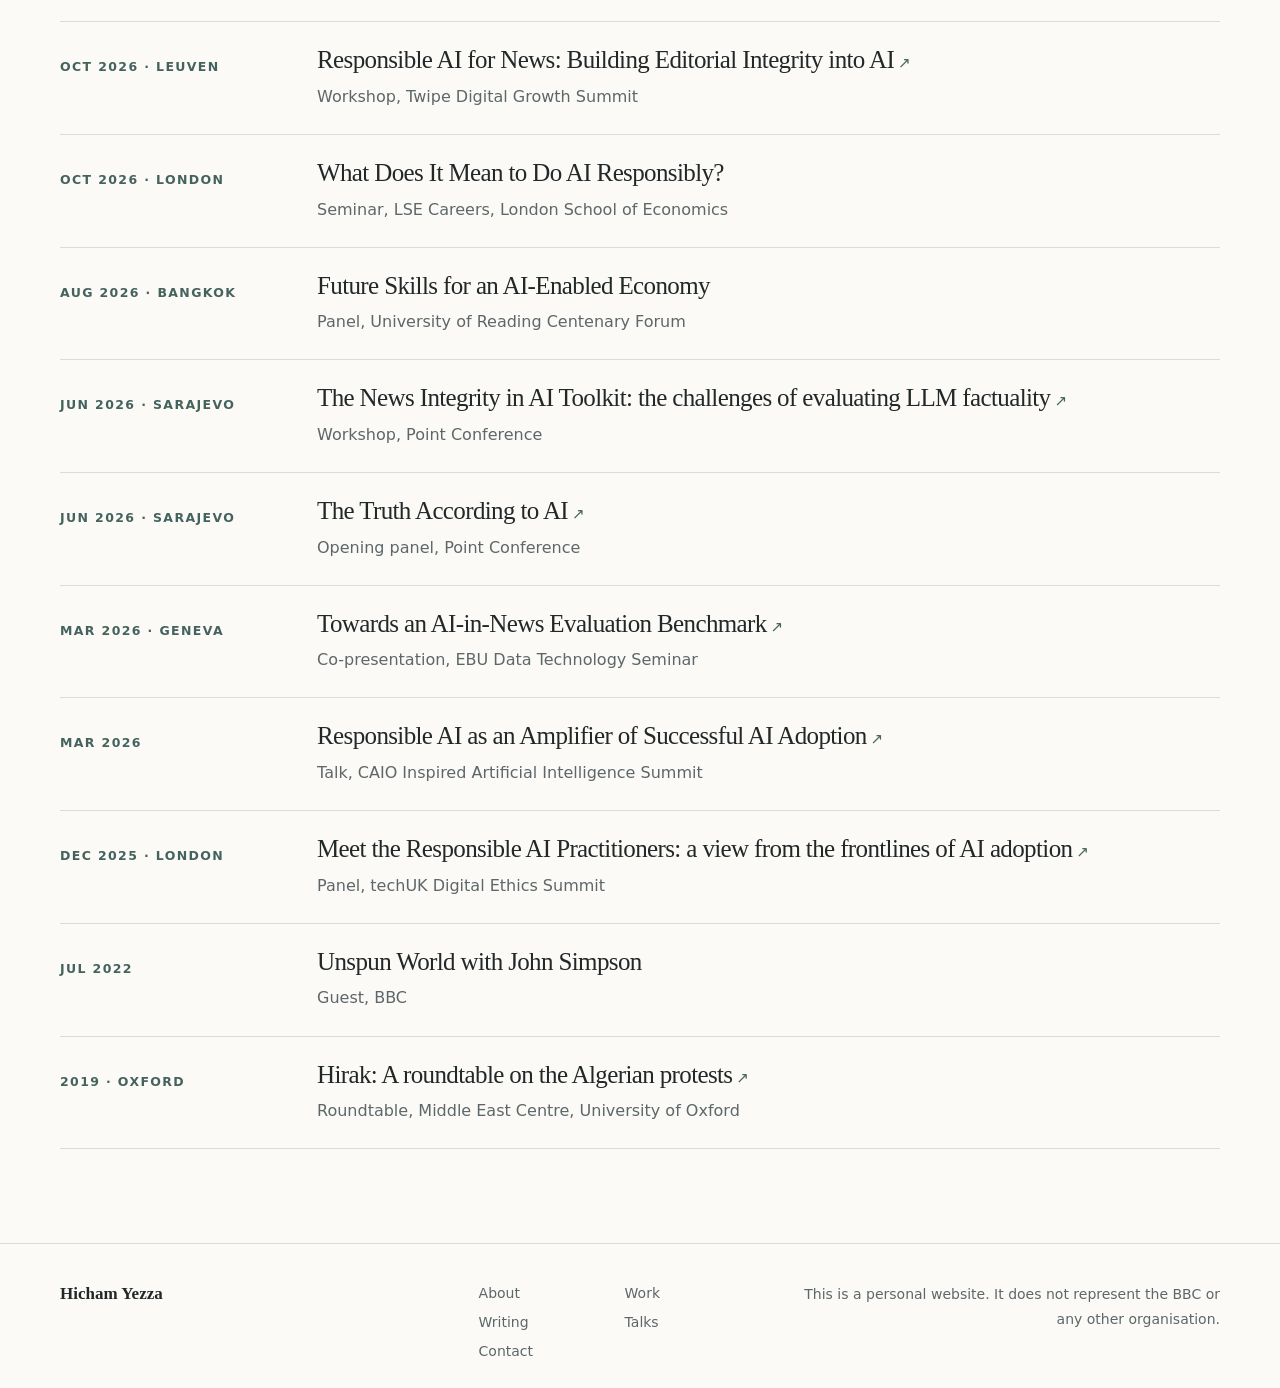
<file: talks/index.html>
<!doctype html>
<html lang="en-GB">
<head>
<meta charset="utf-8">
<meta name="viewport" content="width=device-width, initial-scale=1">
<title>Talks | Hicham Yezza</title>
<meta name="description" content="Talks, conferences and workshops by Hicham Yezza, including the AI &amp; Big Data Expo, the EBU, Point Conference, techUK and the University of Oxford.">
<meta name="author" content="Hicham Yezza">
<link rel="canonical" href="https://hichamyezza.com/talks/">
<link rel="icon" type="image/svg+xml" href="/assets/favicon.svg">
<link rel="stylesheet" href="/assets/site.css">
<meta property="og:type" content="website">
<meta property="og:site_name" content="Hicham Yezza">
<meta property="og:title" content="Talks | Hicham Yezza">
<meta property="og:description" content="Talks, conferences and workshops by Hicham Yezza, including the AI &amp; Big Data Expo, the EBU, Point Conference, techUK and the University of Oxford.">
<meta property="og:url" content="https://hichamyezza.com/talks/">
<meta property="og:image" content="https://hichamyezza.com/assets/img/hicham-yezza-portrait.jpg">
<meta name="twitter:card" content="summary">
</head>
<body>
<a class="skip" href="#main">Skip to content</a>
<header class="site-head"><div class="frame head-inner">
<a class="wordmark" href="/" aria-label="Hicham Yezza, home">Hicham <span>Yezza</span><span class="mark">.</span></a>
<nav aria-label="Main"><a href="/about/">About</a><a href="/work/">Work</a><a href="/writing/">Writing</a><a href="/talks/" class="selected" aria-current="page">Talks</a><a href="/contact/">Contact</a></nav>
</div></header>
<main id="main">
<section class="page-hero frame"><p class="overline">Talks</p>
<h1>Talks, conferences, <em>workshops.</em></h1></section>
<section class="frame photo-grid"><figure class="wide"><img src="/assets/img/hicham-yezza-toolkit-ebu-2026.jpg" width="1600" height="1067" alt="Hicham Yezza presenting the BBC/EBU News Integrity in AI Assistants Toolkit at the EBU Data Technology Seminar" loading="lazy"><figcaption>Presenting the BBC/EBU News Integrity in AI Assistants Toolkit, EBU Data Technology Seminar, Geneva, March 2026</figcaption></figure><figure><img src="/assets/img/hicham-yezza-talk-leuven-2026.jpg" width="1400" height="819" alt="Hicham Yezza speaking on building editorial integrity into AI at the Digital Growth Summit in Leuven" loading="lazy"><figcaption>Talk, Digital Growth Summit, Leuven, October 2026. Photo: Twipe</figcaption></figure><figure><img src="/assets/img/hicham-yezza-workshop-point-2026.jpg" width="1400" height="933" alt="Hicham Yezza leading a workshop on evaluating LLM factuality at Point Conference in Sarajevo" loading="lazy"><figcaption>Workshop, Point Conference, Sarajevo, June 2026</figcaption></figure><figure><img src="/assets/img/hicham-yezza-workshop-leuven-2026.jpg" width="1600" height="1067" alt="Hicham Yezza leading a workshop on responsible AI at the Digital Growth Summit in Leuven" loading="lazy"><figcaption>Workshop, Digital Growth Summit, Leuven, October 2026. Photo: Twipe</figcaption></figure><figure><img src="/assets/img/hicham-yezza-panel-reading-bangkok-2026.jpg" width="1400" height="840" alt="Hicham Yezza on the panel Future skills for an AI-enabled economy at the University of Reading Centenary Forum in Bangkok" loading="lazy"><figcaption>Future skills for an AI-enabled economy, University of Reading Centenary Forum, Bangkok</figcaption></figure><figure class="wide"><img src="/assets/img/hicham-yezza-panel-techuk-2025.jpg" width="1170" height="625" alt="Hicham Yezza on the panel Meet the Responsible AI Practitioners at the techUK Digital Ethics Summit in London" loading="lazy"><figcaption>Meet the Responsible AI Practitioners, techUK Digital Ethics Summit, London, December 2025</figcaption></figure></section>

<section class="section frame compact-top">
<div class="item-stack">
<div class="item"><span class="item-type">Nov 2026 · Algiers</span><div><h3>UK–Algeria Publishing Partnerships</h3><p>Programme curator and moderator, British Council Algeria, Algiers International Book Fair (SILA)</p></div></div><div class="item"><span class="item-type">Oct 2026 · Amsterdam</span><div><h3><a href="https://www.ai-expo.net/europe/speaker/hicham-yezza/" target="_blank" rel="noopener">Turning Expert Judgement into Evidence: Responsible AI Evaluation at Scale<span aria-hidden="true"> ↗</span></a></h3><p>Talk, AI &amp; Big Data Expo Europe (TechEx) · Write-up at <a href="https://p4sc4l.substack.com/p/ai-success-depends-on-demonstrable" target="_blank" rel="noopener">Pascal&#x27;s Substack<span aria-hidden="true"> ↗</span></a></p></div></div><div class="item"><span class="item-type">Oct 2026 · Amsterdam</span><div><h3><a href="https://www.ai-expo.net/europe/agenda/future-ai/" target="_blank" rel="noopener">The AI Risk Stack: From LLM Monitoring to Audit Trails<span aria-hidden="true"> ↗</span></a></h3><p>Panel, AI &amp; Big Data Expo Europe (TechEx)</p></div></div><div class="item"><span class="item-type">Oct 2026 · Leuven</span><div><h3><a href="https://www.twipemobile.com/twipe-digital-growth-summit-2026/" target="_blank" rel="noopener">Responsible AI for News: Building Editorial Integrity into AI<span aria-hidden="true"> ↗</span></a></h3><p>Workshop, Twipe Digital Growth Summit</p></div></div><div class="item"><span class="item-type">Oct 2026 · London</span><div><h3>What Does It Mean to Do AI Responsibly?</h3><p>Seminar, LSE Careers, London School of Economics</p></div></div><div class="item"><span class="item-type">Aug 2026 · Bangkok</span><div><h3>Future Skills for an AI-Enabled Economy</h3><p>Panel, University of Reading Centenary Forum</p></div></div><div class="item"><span class="item-type">Jun 2026 · Sarajevo</span><div><h3><a href="https://point.zastone.ba/the-news-integrity-in-ai-toolkit-the-challenges-of-evaluating-llm-factuality/" target="_blank" rel="noopener">The News Integrity in AI Toolkit: the challenges of evaluating LLM factuality<span aria-hidden="true"> ↗</span></a></h3><p>Workshop, Point Conference</p></div></div><div class="item"><span class="item-type">Jun 2026 · Sarajevo</span><div><h3><a href="https://point.zastone.ba/govornici/hicham-yezza-2/" target="_blank" rel="noopener">The Truth According to AI<span aria-hidden="true"> ↗</span></a></h3><p>Opening panel, Point Conference</p></div></div><div class="item"><span class="item-type">Mar 2026 · Geneva</span><div><h3><a href="https://tech.ebu.ch/publications/presentations/2026/dts2026/towards-an-ai-in-news-evaluation-benchmark-the-bbc-ebu-news-integrity-in-ai-assistants-toolkit" target="_blank" rel="noopener">Towards an AI-in-News Evaluation Benchmark<span aria-hidden="true"> ↗</span></a></h3><p>Co-presentation, EBU Data Technology Seminar</p></div></div><div class="item"><span class="item-type">Mar 2026</span><div><h3><a href="https://www.linkedin.com/feed/update/urn:li:activity:7442670003000246272/" target="_blank" rel="noopener">Responsible AI as an Amplifier of Successful AI Adoption<span aria-hidden="true"> ↗</span></a></h3><p>Talk, CAIO Inspired Artificial Intelligence Summit</p></div></div><div class="item"><span class="item-type">Dec 2025 · London</span><div><h3><a href="https://www.techuk.org/resource/summit-round-up-digital-ethics-summit-2025.html" target="_blank" rel="noopener">Meet the Responsible AI Practitioners: a view from the frontlines of AI adoption<span aria-hidden="true"> ↗</span></a></h3><p>Panel, techUK Digital Ethics Summit</p></div></div><div class="item"><span class="item-type">Jul 2022</span><div><h3>Unspun World with John Simpson</h3><p>Guest, BBC</p></div></div><div class="item"><span class="item-type">2019 · Oxford</span><div><h3><a href="https://www.podcasts.ox.ac.uk/hirak-roundtable-algerian-protests" target="_blank" rel="noopener">Hirak: A roundtable on the Algerian protests<span aria-hidden="true"> ↗</span></a></h3><p>Roundtable, Middle East Centre, University of Oxford</p></div></div>
</div></section>
</main>
<footer class="site-foot"><div class="frame foot-inner">
<p><span class="foot-name">Hicham Yezza</span></p>
<div class="foot-links"><a href="/about/">About</a><a href="/work/">Work</a><a href="/writing/">Writing</a><a href="/talks/">Talks</a><a href="/contact/">Contact</a></div>
<p class="legal">This is a personal website. It does not represent the BBC or any other organisation.</p>
</div></footer>
</body>
</html>
</file>
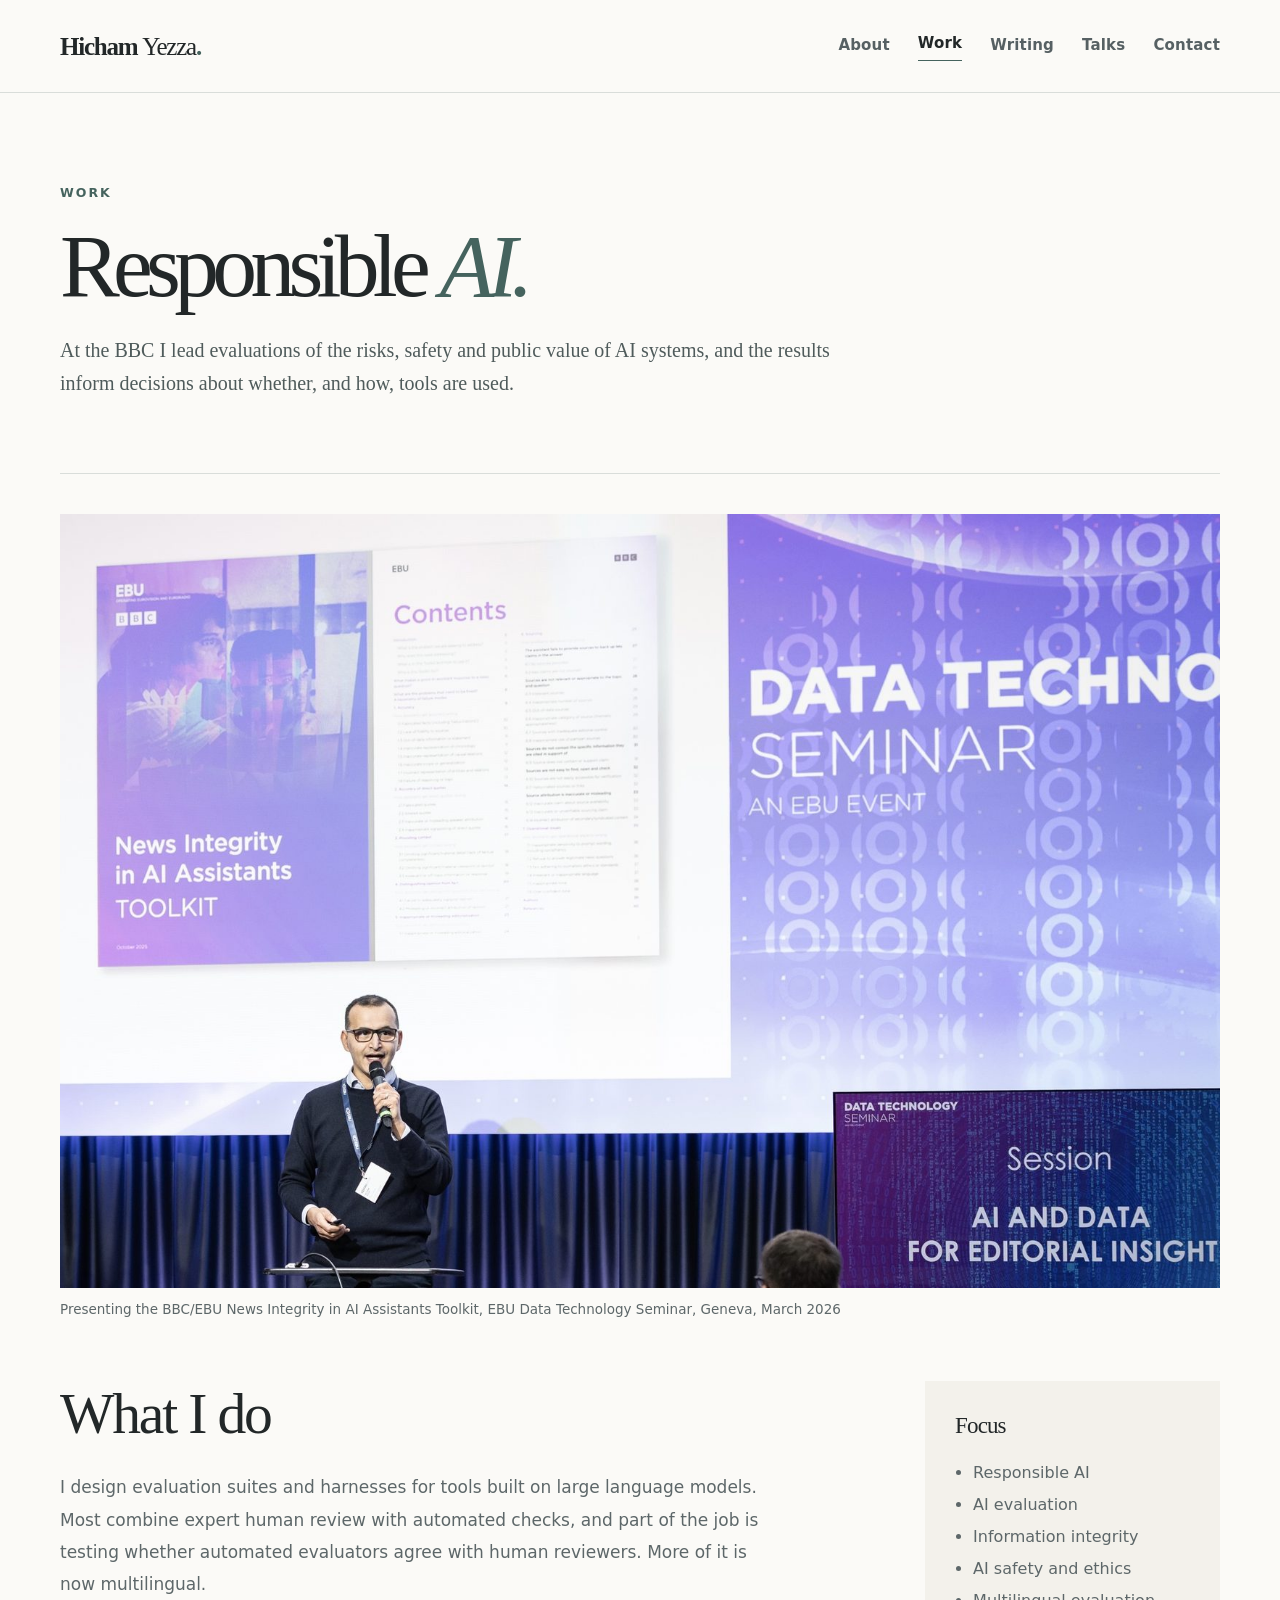
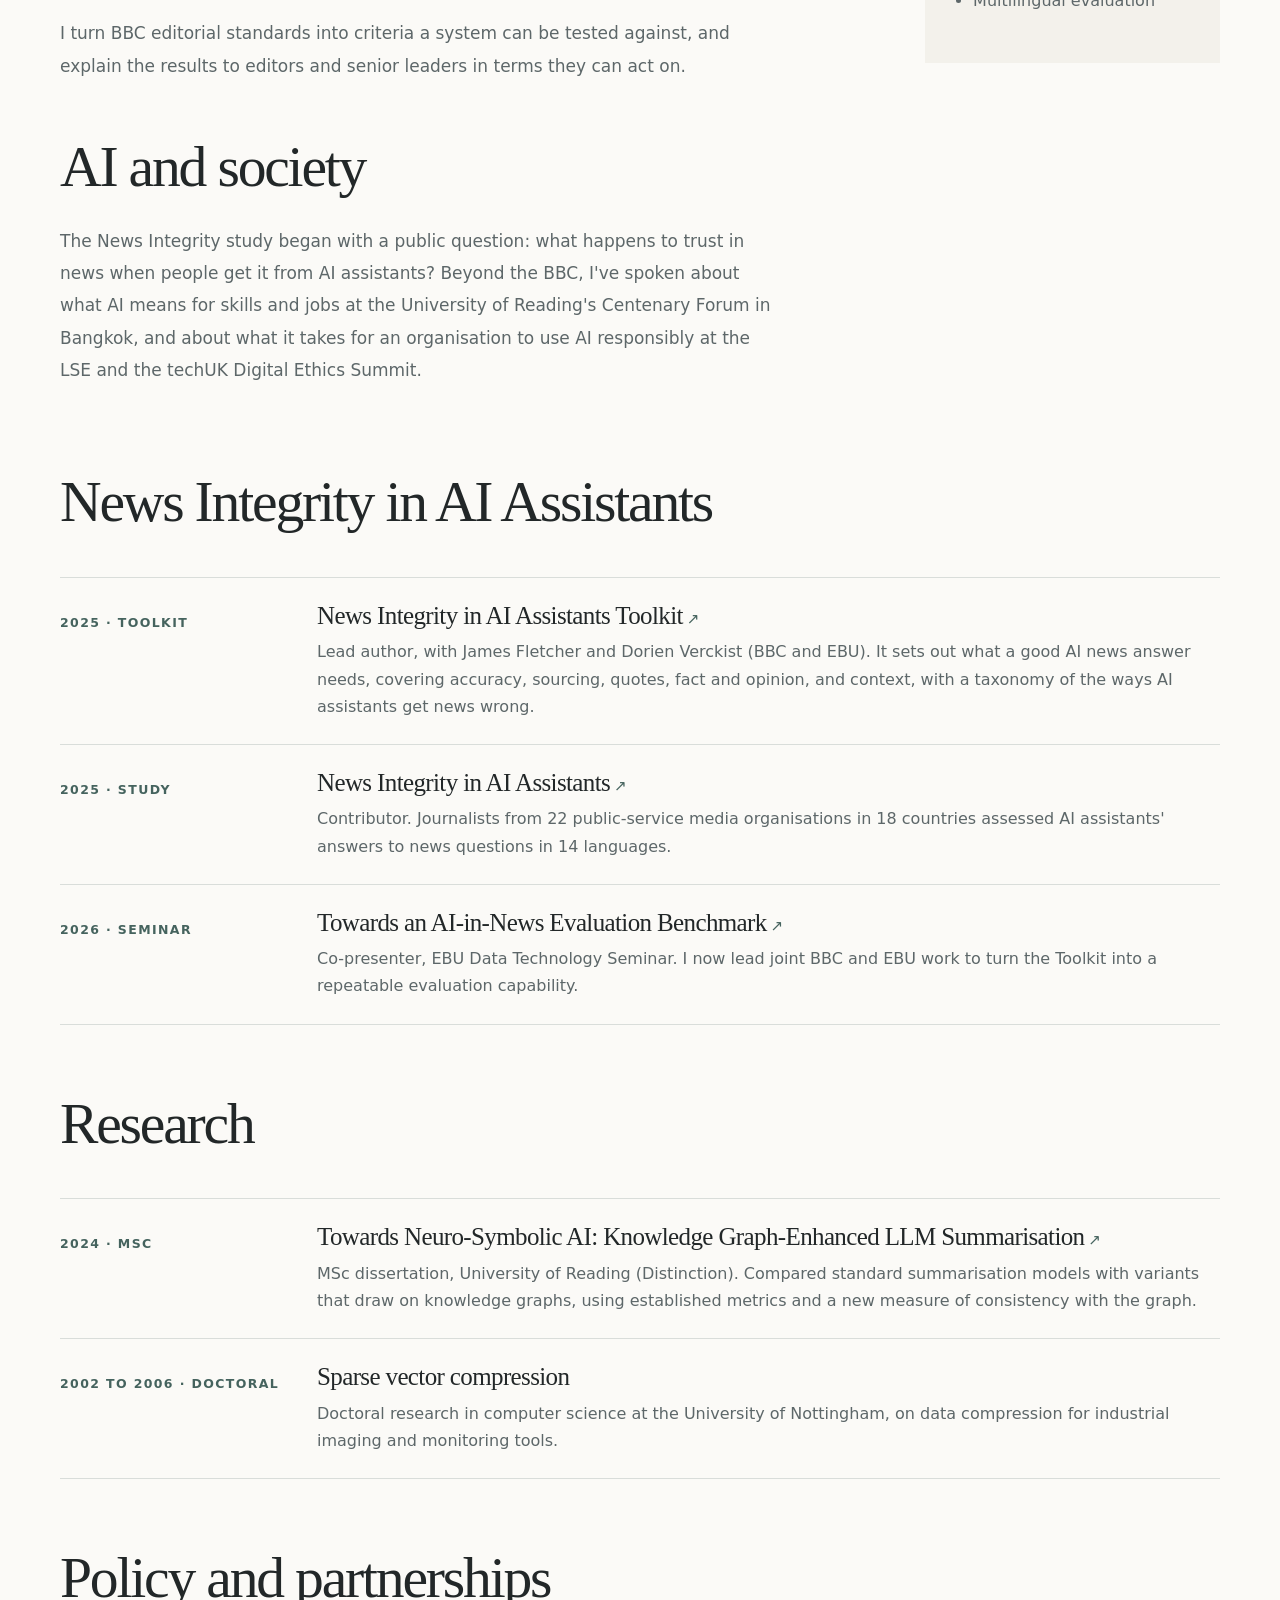
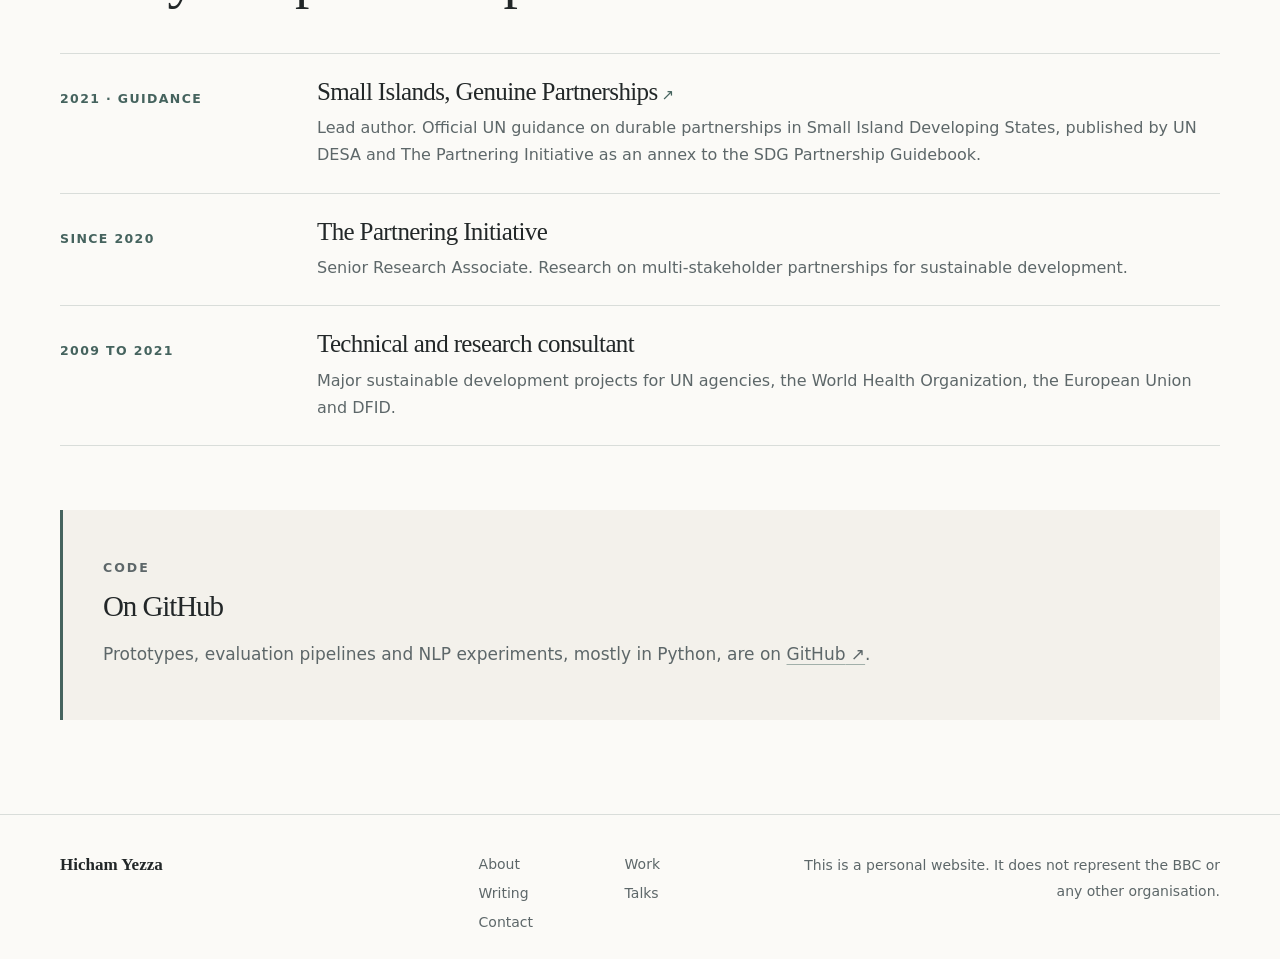
<file: work/index.html>
<!doctype html>
<html lang="en-GB">
<head>
<meta charset="utf-8">
<meta name="viewport" content="width=device-width, initial-scale=1">
<title>Responsible AI | Hicham Yezza</title>
<meta name="description" content="Hicham Yezza&#x27;s work on Responsible AI, AI evaluation, information integrity, and AI safety and ethics, including the BBC/EBU News Integrity in AI Assistants Toolkit.">
<meta name="author" content="Hicham Yezza">
<link rel="canonical" href="https://hichamyezza.com/work/">
<link rel="icon" type="image/svg+xml" href="/assets/favicon.svg">
<link rel="stylesheet" href="/assets/site.css">
<meta property="og:type" content="website">
<meta property="og:site_name" content="Hicham Yezza">
<meta property="og:title" content="Responsible AI | Hicham Yezza">
<meta property="og:description" content="Hicham Yezza&#x27;s work on Responsible AI, AI evaluation, information integrity, and AI safety and ethics, including the BBC/EBU News Integrity in AI Assistants Toolkit.">
<meta property="og:url" content="https://hichamyezza.com/work/">
<meta property="og:image" content="https://hichamyezza.com/assets/img/hicham-yezza-portrait.jpg">
<meta name="twitter:card" content="summary">
</head>
<body>
<a class="skip" href="#main">Skip to content</a>
<header class="site-head"><div class="frame head-inner">
<a class="wordmark" href="/" aria-label="Hicham Yezza, home">Hicham <span>Yezza</span><span class="mark">.</span></a>
<nav aria-label="Main"><a href="/about/">About</a><a href="/work/" class="selected" aria-current="page">Work</a><a href="/writing/">Writing</a><a href="/talks/">Talks</a><a href="/contact/">Contact</a></nav>
</div></header>
<main id="main">
<section class="page-hero frame"><p class="overline">Work</p>
<h1>Responsible <em>AI.</em></h1>
<p class="lede">At the BBC I lead evaluations of the risks, safety and public value of AI systems, and the results inform decisions about whether, and how, tools are used.</p></section>
<section class="frame photo-grid work-photo"><figure class="wide"><img src="/assets/img/hicham-yezza-toolkit-ebu-2026.jpg" width="1600" height="1067" alt="Hicham Yezza presenting the BBC/EBU News Integrity in AI Assistants Toolkit at the EBU Data Technology Seminar"><figcaption>Presenting the BBC/EBU News Integrity in AI Assistants Toolkit, EBU Data Technology Seminar, Geneva, March 2026</figcaption></figure></section>

<section class="section frame compact-top"><div class="about-grid"><div>
<h2>What I do</h2>
<p>I design evaluation suites and harnesses for tools built on large language models. Most combine expert human review with automated checks, and part of the job is testing whether automated evaluators agree with human reviewers. More of it is now multilingual.</p>
<p>I turn BBC editorial standards into criteria a system can be tested against, and explain the results to editors and senior leaders in terms they can act on.</p>
<h2>AI and society</h2>
<p>The News Integrity study began with a public question: what happens to trust in news when people get it from AI assistants? Beyond the BBC, I've spoken about what AI means for skills and jobs at the University of Reading's Centenary Forum in Bangkok, and about what it takes for an organisation to use AI responsibly at the LSE and the techUK Digital Ethics Summit.</p>
</div>
<aside class="side-facts"><h3>Focus</h3><ul><li>Responsible AI</li><li>AI evaluation</li><li>Information integrity</li><li>AI safety and ethics</li><li>Multilingual evaluation</li></ul></aside></div>

<div class="section-top low"><h2>News Integrity in AI Assistants</h2></div>
<div class="item-stack">
<div class="item"><span class="item-type">2025 · Toolkit</span><div><h3><a href="https://www.ebu.ch/research/open/report/news-integrity-in-ai-assistants-toolkit" target="_blank" rel="noopener">News Integrity in AI Assistants Toolkit<span aria-hidden="true"> ↗</span></a></h3><p>Lead author, with James Fletcher and Dorien Verckist (BBC and EBU). It sets out what a good AI news answer needs, covering accuracy, sourcing, quotes, fact and opinion, and context, with a taxonomy of the ways AI assistants get news wrong.</p></div></div>
<div class="item"><span class="item-type">2025 · Study</span><div><h3><a href="https://www.ebu.ch/research/open/report/news-integrity-in-ai-assistants" target="_blank" rel="noopener">News Integrity in AI Assistants<span aria-hidden="true"> ↗</span></a></h3><p>Contributor. Journalists from 22 public-service media organisations in 18 countries assessed AI assistants' answers to news questions in 14 languages.</p></div></div>
<div class="item"><span class="item-type">2026 · Seminar</span><div><h3><a href="https://tech.ebu.ch/publications/presentations/2026/dts2026/towards-an-ai-in-news-evaluation-benchmark-the-bbc-ebu-news-integrity-in-ai-assistants-toolkit" target="_blank" rel="noopener">Towards an AI-in-News Evaluation Benchmark<span aria-hidden="true"> ↗</span></a></h3><p>Co-presenter, EBU Data Technology Seminar. I now lead joint BBC and EBU work to turn the Toolkit into a repeatable evaluation capability.</p></div></div>
</div>

<div class="section-top low" id="research"><h2>Research</h2></div>
<div class="item-stack">
<div class="item"><span class="item-type">2024 · MSc</span><div><h3><a href="https://github.com/Hicham-Yezza/KG-LLM-Project" target="_blank" rel="noopener">Towards Neuro-Symbolic AI: Knowledge Graph-Enhanced LLM Summarisation<span aria-hidden="true"> ↗</span></a></h3><p>MSc dissertation, University of Reading (Distinction). Compared standard summarisation models with variants that draw on knowledge graphs, using established metrics and a new measure of consistency with the graph.</p></div></div>
<div class="item"><span class="item-type">2002 to 2006 · Doctoral</span><div><h3>Sparse vector compression</h3><p>Doctoral research in computer science at the University of Nottingham, on data compression for industrial imaging and monitoring tools.</p></div></div>
</div>

<div class="section-top low" id="policy"><h2>Policy and partnerships</h2></div>
<div class="item-stack">
<div class="item"><span class="item-type">2021 · Guidance</span><div><h3><a href="https://digitallibrary.un.org/record/4036348" target="_blank" rel="noopener">Small Islands, Genuine Partnerships<span aria-hidden="true"> ↗</span></a></h3><p>Lead author. Official UN guidance on durable partnerships in Small Island Developing States, published by UN DESA and The Partnering Initiative as an annex to the SDG Partnership Guidebook.</p></div></div>
<div class="item"><span class="item-type">Since 2020</span><div><h3>The Partnering Initiative</h3><p>Senior Research Associate. Research on multi-stakeholder partnerships for sustainable development.</p></div></div>
<div class="item"><span class="item-type">2009 to 2021</span><div><h3>Technical and research consultant</h3><p>Major sustainable development projects for UN agencies, the World Health Organization, the European Union and DFID.</p></div></div>
</div>

<div class="note-panel"><p class="overline">Code</p><h3>On GitHub</h3><p>Prototypes, evaluation pipelines and NLP experiments, mostly in Python, are on <a href="https://github.com/Hicham-Yezza" target="_blank" rel="noopener">GitHub<span aria-hidden="true"> ↗</span></a>.</p></div>
</section>
</main>
<footer class="site-foot"><div class="frame foot-inner">
<p><span class="foot-name">Hicham Yezza</span></p>
<div class="foot-links"><a href="/about/">About</a><a href="/work/">Work</a><a href="/writing/">Writing</a><a href="/talks/">Talks</a><a href="/contact/">Contact</a></div>
<p class="legal">This is a personal website. It does not represent the BBC or any other organisation.</p>
</div></footer>
</body>
</html>
</file>
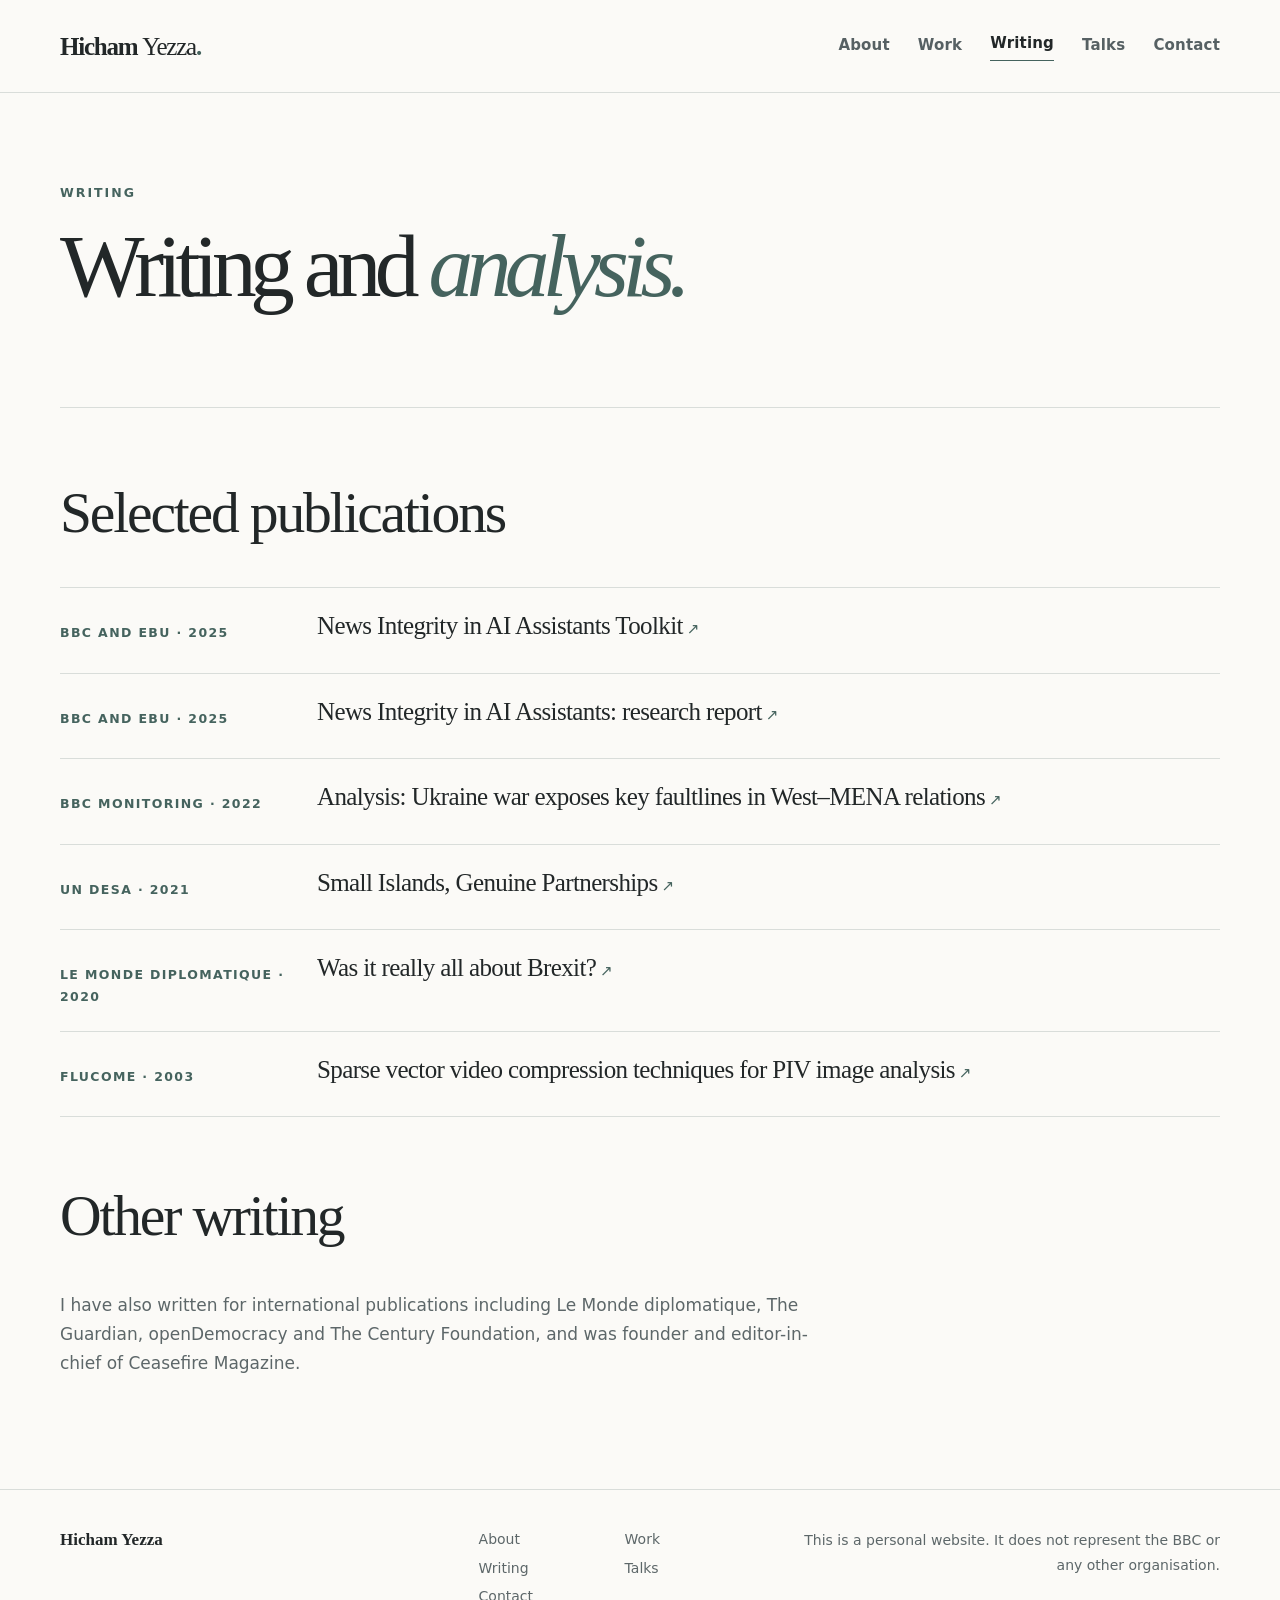
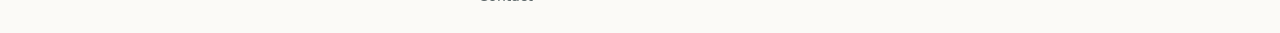
<file: writing/index.html>
<!doctype html>
<html lang="en-GB">
<head>
<meta charset="utf-8">
<meta name="viewport" content="width=device-width, initial-scale=1">
<title>Writing | Hicham Yezza</title>
<meta name="description" content="Writing and analysis by Hicham Yezza for The Guardian, openDemocracy, Le Monde diplomatique and BBC Monitoring, and policy guidance for the UN and the BBC/EBU.">
<meta name="author" content="Hicham Yezza">
<link rel="canonical" href="https://hichamyezza.com/writing/">
<link rel="icon" type="image/svg+xml" href="/assets/favicon.svg">
<link rel="stylesheet" href="/assets/site.css">
<meta property="og:type" content="website">
<meta property="og:site_name" content="Hicham Yezza">
<meta property="og:title" content="Writing | Hicham Yezza">
<meta property="og:description" content="Writing and analysis by Hicham Yezza for The Guardian, openDemocracy, Le Monde diplomatique and BBC Monitoring, and policy guidance for the UN and the BBC/EBU.">
<meta property="og:url" content="https://hichamyezza.com/writing/">
<meta property="og:image" content="https://hichamyezza.com/assets/img/hicham-yezza-portrait.jpg">
<meta name="twitter:card" content="summary">
</head>
<body>
<a class="skip" href="#main">Skip to content</a>
<header class="site-head"><div class="frame head-inner">
<a class="wordmark" href="/" aria-label="Hicham Yezza, home">Hicham <span>Yezza</span><span class="mark">.</span></a>
<nav aria-label="Main"><a href="/about/">About</a><a href="/work/">Work</a><a href="/writing/" class="selected" aria-current="page">Writing</a><a href="/talks/">Talks</a><a href="/contact/">Contact</a></nav>
</div></header>
<main id="main">
<section class="page-hero frame"><p class="overline">Writing</p>
<h1>Writing and <em>analysis.</em></h1></section>

<section class="section frame compact-top">
<div class="section-top"><h2>Selected publications</h2></div>
<div class="item-stack">
<div class="item"><span class="item-type">BBC and EBU · 2025</span><div><h3><a href="https://www.ebu.ch/research/open/report/news-integrity-in-ai-assistants-toolkit" target="_blank" rel="noopener">News Integrity in AI Assistants Toolkit<span aria-hidden="true"> ↗</span></a></h3></div></div>
<div class="item"><span class="item-type">BBC and EBU · 2025</span><div><h3><a href="https://www.ebu.ch/research/open/report/news-integrity-in-ai-assistants" target="_blank" rel="noopener">News Integrity in AI Assistants: research report<span aria-hidden="true"> ↗</span></a></h3></div></div>
<div class="item"><span class="item-type">BBC Monitoring · 2022</span><div><h3><a href="https://monitoring.bbc.co.uk/product/c203xshi" target="_blank" rel="noopener">Analysis: Ukraine war exposes key faultlines in West–MENA relations<span aria-hidden="true"> ↗</span></a></h3></div></div>
<div class="item"><span class="item-type">UN DESA · 2021</span><div><h3><a href="https://digitallibrary.un.org/record/4036348" target="_blank" rel="noopener">Small Islands, Genuine Partnerships<span aria-hidden="true"> ↗</span></a></h3></div></div>
<div class="item"><span class="item-type">Le Monde diplomatique · 2020</span><div><h3><a href="https://mondediplo.com/2020/01/04uk-election" target="_blank" rel="noopener">Was it really all about Brexit?<span aria-hidden="true"> ↗</span></a></h3></div></div>
<div class="item"><span class="item-type">FLUCOME · 2003</span><div><h3><a href="https://www.tib.eu/de/suchen/id/BLCP:CN066423011/SPARSE-VECTOR-VIDEO-COMPRESSION-TECHNIQUES-FOR?cHash=bd81afca1e7bbb60c51bb6b9a0efb725" target="_blank" rel="noopener">Sparse vector video compression techniques for PIV image analysis<span aria-hidden="true"> ↗</span></a></h3></div></div>
</div>

<div class="section-top low"><h2>Other writing</h2></div>
<p class="section-copy">I have also written for international publications including Le Monde diplomatique, The Guardian, openDemocracy and The Century Foundation, and was founder and editor-in-chief of Ceasefire Magazine.</p>

</section>
</main>
<footer class="site-foot"><div class="frame foot-inner">
<p><span class="foot-name">Hicham Yezza</span></p>
<div class="foot-links"><a href="/about/">About</a><a href="/work/">Work</a><a href="/writing/">Writing</a><a href="/talks/">Talks</a><a href="/contact/">Contact</a></div>
<p class="legal">This is a personal website. It does not represent the BBC or any other organisation.</p>
</div></footer>
</body>
</html>
</file>
<file: assets/site.css>
/* Hicham Yezza — restrained, editorial, responsive. No external fonts or tracking. */
:root{--paper:#fbfaf7;--ink:#222728;--muted:#5d6769;--accent:#45635e;--line:#d9ddda;--warm:#efede6;--head:#f3f1eb;--serif:Georgia,'Times New Roman',serif;--sans:system-ui,-apple-system,BlinkMacSystemFont,'Segoe UI',sans-serif}
*{box-sizing:border-box}html{scroll-behavior:smooth}body{margin:0;background:var(--paper);color:var(--ink);font:16px/1.7 var(--sans);-webkit-font-smoothing:antialiased}a{color:inherit;text-decoration-color:#a2b0aa;text-underline-offset:4px}a:hover{color:var(--accent);text-decoration-color:var(--accent)}a:focus-visible{outline:3px solid #537d70;outline-offset:4px;border-radius:2px}.frame{width:min(1160px,calc(100% - 80px));margin-inline:auto}.skip{position:absolute;left:-9999px;top:0;background:#fff;padding:12px 16px;z-index:10}.skip:focus{left:12px;top:12px}.site-head{background:var(--paper);border-bottom:1px solid var(--line)}.head-inner{min-height:92px;display:flex;align-items:center;justify-content:space-between;gap:30px}.wordmark{font:700 25px/1 var(--serif);letter-spacing:-.05em;text-decoration:none;white-space:nowrap}.wordmark span:not(.mark){font-weight:400}.mark{color:var(--accent)}nav{display:flex;gap:28px;align-items:center}nav a{font-size:13px;font-weight:580;letter-spacing:.012em;text-decoration:none;color:#566063;white-space:nowrap}nav a.selected,nav a:hover{color:var(--ink)}nav a.selected{border-bottom:1px solid var(--accent);padding-bottom:4px}.hero{padding-block:94px 105px}.eyebrow,.overline{font-size:11px;font-weight:750;letter-spacing:.16em;text-transform:uppercase;color:var(--accent)}.eyebrow{display:flex;align-items:center;gap:12px}.eyebrow-line{height:1px;width:32px;background:var(--accent)}.hero-layout{display:grid;grid-template-columns:minmax(0,1.65fr) minmax(250px,.75fr);gap:12%;align-items:center;margin-top:18px}h1,h2,h3{font-family:var(--serif);letter-spacing:-.038em;font-weight:400;line-height:1.14}h1{font-size:clamp(68px,8.8vw,130px);letter-spacing:-.075em;margin:4px 0 16px}h1 em,h2 em{font-weight:400;color:var(--accent)}.hero-intro{font:400 clamp(23px,3vw,33px)/1.3 var(--serif);margin:28px 0 17px;max-width:640px}.hero-intro strong{font-weight:400;color:var(--accent)}.hero-copy{font-size:16px;color:var(--muted);max-width:600px;line-height:1.85}.hero-actions{display:flex;align-items:center;gap:25px;margin-top:32px;flex-wrap:wrap}.button{display:inline-flex;align-items:center;gap:26px;padding:11px 20px;background:var(--accent);border:1px solid var(--accent);color:#fff;font-size:13px;font-weight:650;line-height:1.4;text-decoration:none}.button:hover{background:#304945;color:#fff}.text-link{font-size:13px;font-weight:680;text-decoration:none;border-bottom:1px solid #93a7a0;padding-bottom:4px}.hero-aside{background:var(--head);padding:34px 32px;border-top:2px solid var(--accent)}.hero-aside .aside-head{font:700 11px var(--sans);letter-spacing:.13em;text-transform:uppercase;color:var(--accent);margin-bottom:22px}.hero-aside p{color:var(--muted);font-size:14px;line-height:1.65;margin:0}.hero-aside strong{color:var(--ink)}.mini-rule{height:1px;background:var(--line);margin:22px 0}.section{padding-block:84px 94px}.stripe{background:var(--head);border-block:1px solid #e8e5dd}.section-top{max-width:760px;margin-bottom:42px}.section-top h2,.split-heading h2,.closing h2,.about-grid h2{font-size:clamp(37px,4.5vw,60px);margin:12px 0 0}.section-top.low{margin-top:66px}.section-copy{max-width:770px;color:var(--muted)}.feature-grid{display:grid;grid-template-columns:repeat(3,minmax(0,1fr));gap:24px}.feature{border-top:1px solid #bec7c0;padding:25px 25px 20px 0;min-height:300px;display:flex;flex-direction:column}.feature-kicker,.meta,.item-type{font-size:11px;letter-spacing:.11em;font-weight:700;text-transform:uppercase;color:var(--accent)}.feature h3{font-size:29px;margin:18px 0 6px}.feature p:not(.feature-kicker){font-size:14px;line-height:1.8;color:var(--muted)}.feature-link{margin-top:auto;padding-top:25px;font-size:13px;font-weight:700;text-decoration:none}.split-heading{display:flex;align-items:end;justify-content:space-between;gap:20px;margin-bottom:38px}.split-heading h2{margin-top:8px}.item-stack{border-top:1px solid var(--line)}.item{display:grid;grid-template-columns:235px 1fr;gap:22px;border-bottom:1px solid var(--line);padding:24px 0;align-items:start}.item-type{margin-top:10px}.item h3{margin:0 0 8px;font-size:24px;letter-spacing:-.025em}.item h3 a{text-decoration:none}.item h3 span{font:400 15px var(--sans);color:var(--accent)}.item p{margin:0;font-size:14px;color:var(--muted)}.closing{background:#e5e9e4;padding-block:78px 90px}.closing-inner{max-width:1160px}.closing h2{max-width:760px;margin-bottom:34px}.social-links{display:flex;flex-wrap:wrap;gap:12px}.social-links a{border:1px solid #b0beb7;padding:8px 14px;font-size:13px;text-decoration:none;font-weight:600;background:rgba(255,255,255,.25)}.social-links a:hover{background:#fff}.social-links a span{color:var(--accent)}.site-foot{border-top:1px solid var(--line);padding:38px 0 24px;background:var(--paper)}.foot-inner{display:grid;grid-template-columns:1.1fr .8fr 1.2fr;gap:24px;align-items:start}.foot-inner p{margin:0;font-size:12px;color:var(--muted);line-height:1.8}.foot-name{font:700 17px var(--serif);color:var(--ink)}.foot-links{display:grid;grid-template-columns:repeat(2,1fr);gap:5px}.foot-links a{font-size:12px;color:var(--muted);text-decoration:none}.legal{text-align:right}.page-hero{padding-block:76px 73px;border-bottom:1px solid var(--line)}.page-hero h1{font-size:clamp(57px,7vw,91px);line-height:1.06;max-width:920px;margin:16px 0 20px}.lede{font:20px/1.66 var(--serif);max-width:810px;color:#4f5b5b;margin:0}.compact-top{padding-top:60px}.essay-card{display:grid;grid-template-columns:minmax(0,1.65fr) minmax(220px,.7fr);gap:10%;align-items:start}.essay-card h2{font-size:clamp(38px,4.5vw,56px);margin:10px 0 23px}.essay-card p:not(.overline){max-width:690px;color:var(--muted);line-height:1.85}.aside-links{border-top:2px solid var(--accent);background:var(--head);padding:23px 24px;display:flex;flex-direction:column;gap:15px;font-size:13px}.aside-links strong{font:700 11px var(--sans);letter-spacing:.13em;text-transform:uppercase;color:var(--accent)}.aside-links a{font-size:14px;font-weight:650}.aside-links a span{color:var(--accent)}.resource-grid{display:grid;grid-template-columns:repeat(2,minmax(0,1fr));gap:18px}.resource{border:1px solid var(--line);padding:28px 30px;display:flex;flex-direction:column;min-height:210px}.resource h3{font-size:27px;margin:10px 0 12px}.resource p{color:var(--muted);font-size:14px;line-height:1.75;margin:0 0 24px}.arrow{margin-top:auto;font-size:13px;font-weight:700;text-decoration:none}.arrow span{color:var(--accent)}.note-panel{background:var(--head);padding:34px 40px;margin-top:64px;border-left:3px solid var(--accent)}.note-panel h3{font-size:29px;margin:10px 0}.note-panel p{max-width:800px;color:var(--muted)}.space-above{margin-top:68px;scroll-margin-top:20px}.highlight-event{display:flex;justify-content:space-between;gap:42px;align-items:flex-end;padding:34px 40px 40px;background:var(--head);border-left:3px solid var(--accent);scroll-margin-top:24px}.highlight-event h2{font-size:43px;margin:8px 0 14px}.highlight-event p:not(.overline){max-width:700px;color:var(--muted);margin:0 0 20px}.event-tag{font-size:12px;font-weight:650;color:var(--accent)}.highlight-event .text-link{flex-shrink:0;margin-bottom:4px}.quiet{color:var(--muted);font-size:13px}.bottom-note{margin-top:35px}.about-grid{display:grid;grid-template-columns:minmax(0,1.6fr) minmax(245px,.65fr);gap:12%}.about-grid h2{margin:0 0 25px}.about-grid p{line-height:1.9;color:var(--muted)}.side-facts{background:var(--head);padding:30px;align-self:start}.side-facts h3{font-size:23px;margin:2px 0 18px}.side-facts ul{padding-left:18px;color:var(--muted);font-size:14px;line-height:2}.profile-list .resource{min-height:144px}.profile-list .resource h3{margin-bottom:20px}
@media(max-width:950px){.hero-layout{gap:7%;grid-template-columns:1.4fr .75fr}.hero-aside{padding:26px}.head-inner{align-items:flex-start;flex-direction:column;padding-block:24px;gap:22px}.feature-grid{gap:16px}.feature{padding-right:8px}.item{grid-template-columns:175px 1fr}.foot-inner{grid-template-columns:1fr 1fr}.legal{text-align:left;grid-column:1/-1}.about-grid{gap:8%}}
@media(max-width:700px){.frame{width:min(100% - 36px,550px)}.head-inner{min-height:auto}.wordmark{font-size:23px}nav{gap:14px;overflow-x:auto;max-width:100%;padding-bottom:4px}nav a{font-size:12px}.hero{padding-block:56px 58px}.hero-layout,.essay-card,.about-grid{grid-template-columns:1fr;gap:30px}.hero h1{font-size:clamp(60px,15vw,90px)}.hero-intro{font-size:25px;margin-top:15px}.hero-aside{margin-top:14px}.section{padding-block:57px 65px}.section-top h2,.split-heading h2,.closing h2,.about-grid h2{font-size:40px}.feature-grid,.resource-grid{grid-template-columns:1fr}.feature{min-height:auto;padding:20px 0 30px}.feature h3{font-size:26px}.feature-link{padding-top:12px}.split-heading{align-items:start;flex-direction:column}.item{grid-template-columns:1fr;gap:4px;padding-block:20px}.item-type{margin-top:0}.item h3{font-size:22px}.closing{padding-block:50px 60px}.foot-inner{grid-template-columns:1fr;gap:20px}.legal{grid-column:auto}.page-hero{padding-block:54px 52px}.page-hero h1{font-size:clamp(48px,11vw,66px)}.lede{font-size:19px}.compact-top{padding-top:48px}.essay-card h2{font-size:39px}.aside-links{margin-top:10px}.section-top.low{margin-top:55px}.resource{min-height:175px;padding:24px}.note-panel{padding:28px 24px}.highlight-event{flex-direction:column;align-items:start;padding:29px 26px;gap:10px}.highlight-event h2{font-size:36px}.side-facts{padding:24px}.profile-list .resource{min-height:125px}}
@media(prefers-reduced-motion:reduce){html{scroll-behavior:auto}}
.item h3 a span{font:400 15px var(--sans);color:var(--accent)}.social-links+ .quiet{margin-top:28px}.side-facts p{color:var(--muted);font-size:14px}
.feature .feature-title{font-size:clamp(38px,4.2vw,54px);letter-spacing:-.045em;margin:6px 0 14px;color:var(--ink)}
/* Larger reading sizes */
body{font-size:17px}
nav a{font-size:15px}
.eyebrow,.overline{font-size:12.5px}
.feature-kicker,.meta,.item-type{font-size:12.5px}
.feature p:not(.feature-kicker){font-size:16.5px;line-height:1.75}
.item p{font-size:16px}
.item h3{font-size:25px}
.hero-copy{font-size:18px}
.hero-aside p{font-size:16px}
.hero-aside .aside-head{font-size:12.5px}
.text-link,.feature-link,.arrow{font-size:15px}
.button{font-size:15px}
.social-links a{font-size:15px}
.side-facts p,.side-facts ul{font-size:16px}
.about-grid p{font-size:17px}
.quiet{font-size:15px}
.foot-inner p,.foot-links a{font-size:14px}
@media(max-width:700px){nav a{font-size:14.5px}.item h3{font-size:22px}.feature p:not(.feature-kicker){font-size:16.5px}}
/* Photos */
.portrait{display:block;width:100%;height:auto;margin:0 0 24px}
.hero-aside .portrait{margin:-34px -32px 26px;width:calc(100% + 64px);max-width:none}
.photo-grid{display:grid;grid-template-columns:1.05fr 1fr;gap:22px;padding-top:44px}
.photo-grid figure{margin:0}
.photo-grid img{display:block;width:100%;height:auto;aspect-ratio:3/2;object-fit:cover}
.photo-grid figcaption{font-size:13.5px;color:var(--muted);margin-top:10px}
@media(max-width:950px){.hero-aside .portrait{margin:-26px -26px 22px;width:calc(100% + 52px)}}
@media(max-width:700px){.photo-grid{grid-template-columns:1fr;padding-top:32px}.hero-aside .portrait{margin:-24px -24px 20px;width:calc(100% + 48px)}.side-facts .portrait{max-width:320px}}
.photo-grid{grid-template-columns:1fr 1fr}
.hero-aside .portrait{aspect-ratio:4/5;object-fit:cover;object-position:50% 15%;height:auto}
@media(max-width:700px){.photo-grid{grid-template-columns:1fr}}
.photo-grid figure.wide{grid-column:1/-1}
.photo-grid figure.wide img{aspect-ratio:auto}
.work-photo{padding-top:40px}
.contact-list{display:grid;gap:28px;max-width:640px}
.contact-item p{margin:0}.contact-item p:not(.overline){font:22px/1.5 var(--serif);margin-top:6px}
.contact-item a{text-decoration:none;border-bottom:1px solid #93a7a0}
.page-hero h1.overline{font:750 12.5px/1.7 var(--sans);letter-spacing:.16em;max-width:none;margin:0 0 20px}
.about-grid p+h2{margin-top:52px}
.about-grid.solo{grid-template-columns:minmax(0,780px)}
</file>
